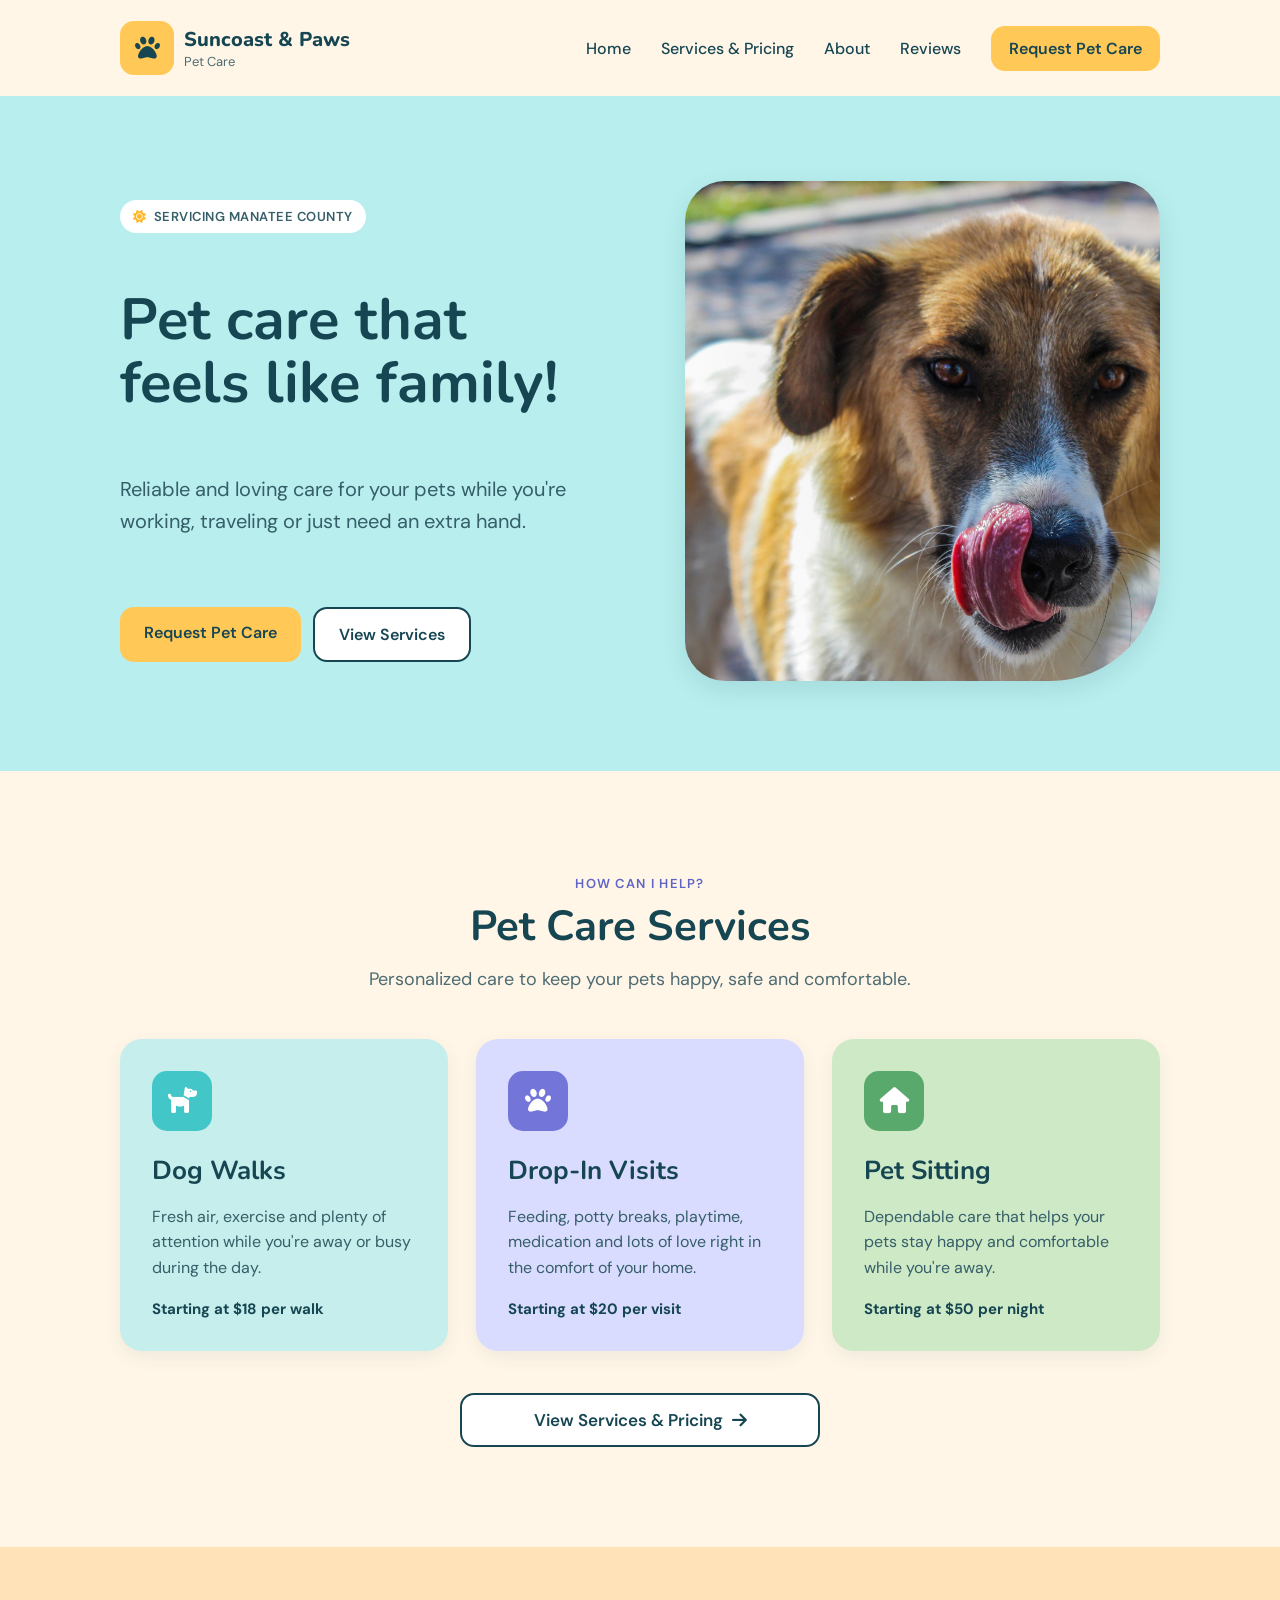
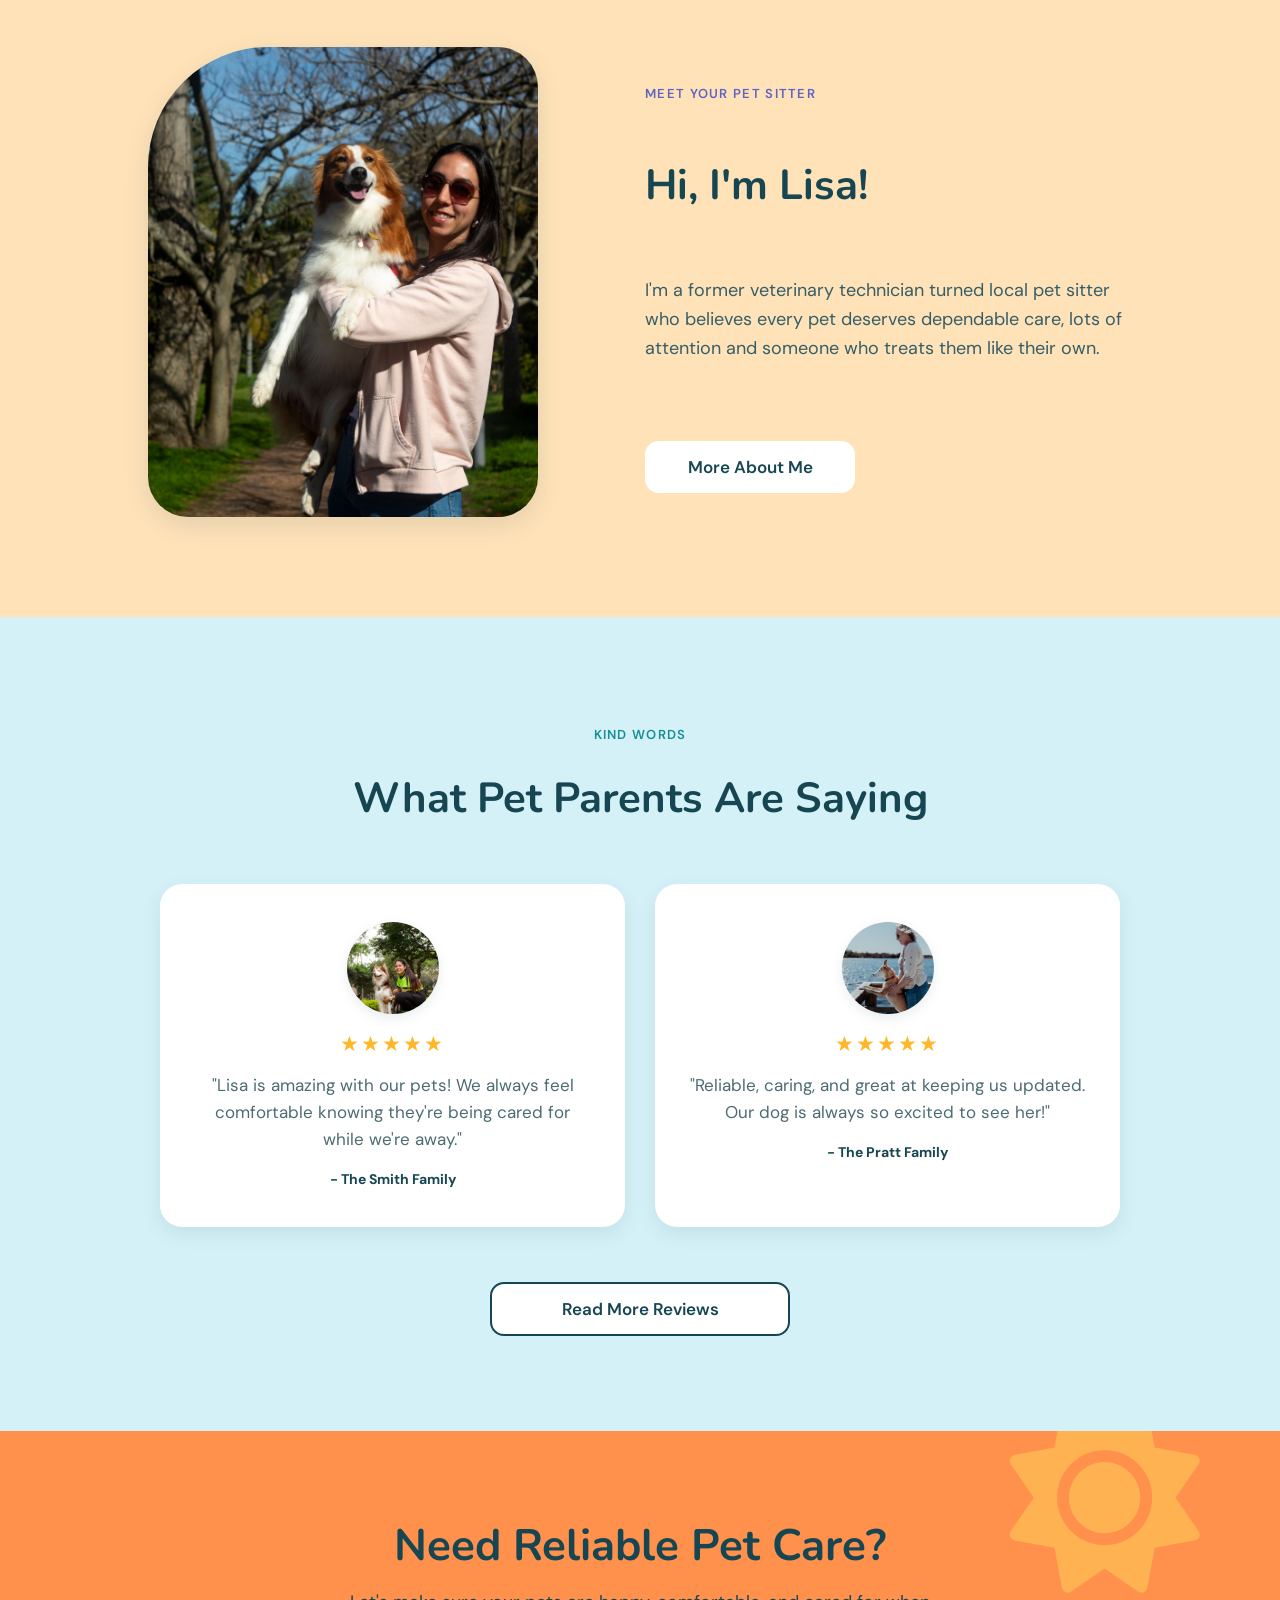
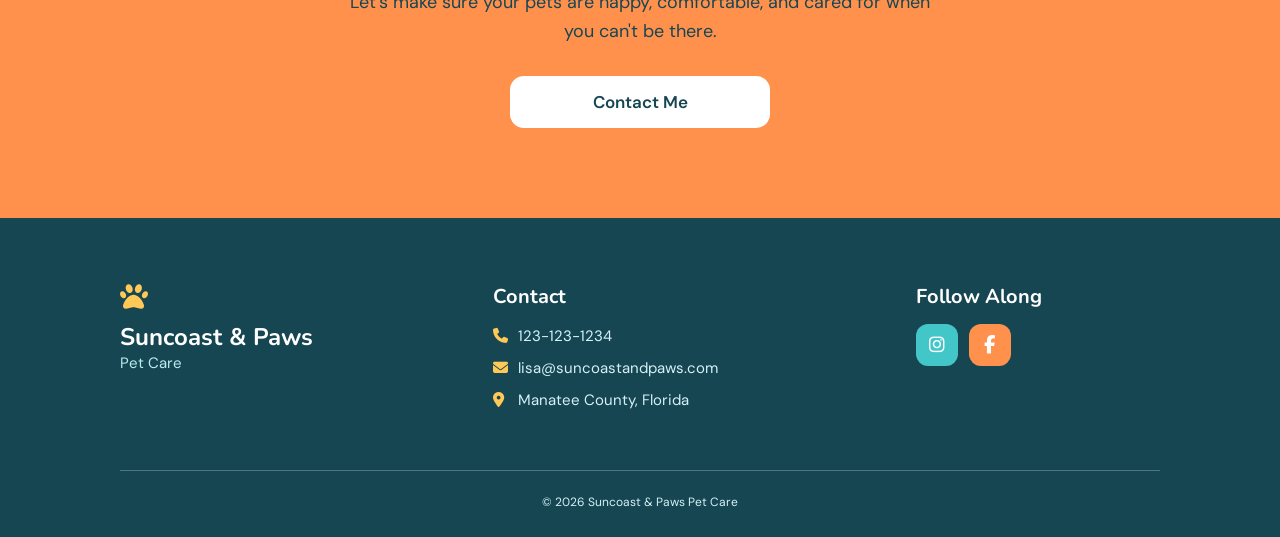
<file: index.html>
<!DOCTYPE html>
<html lang="en">
<head>
    <meta charset="UTF-8">
    <meta name="viewport" content="width=device-width, initial-scale=1.0">
    <title>Haley Preston - Suncoast & Paws Pet Care</title>
    <meta name="description"
        content="Reliable dog walking, drop-in visits and pet sitting in Manatee County, Florida. Suncoast & Paws provides loving, personalized care for local pets.">
    <link rel="preconnect" href="https://fonts.googleapis.com">
    <link rel="preconnect" href="https://fonts.gstatic.com" crossorigin>
    <link
        href="https://fonts.googleapis.com/css2?family=DM+Sans:wght@400;500;600&family=Nunito:wght@700;800&display=swap"
        rel="stylesheet">
    <link rel="stylesheet" href="https://cdnjs.cloudflare.com/ajax/libs/font-awesome/6.7.2/css/all.min.css">
    <link rel="stylesheet" href="styles.css">
</head>

<body>
    <header class="suncoast-header">
        <div class="brand-area">
            <div class="logo-box">
                <i class="fa-solid fa-paw"></i>
            </div>
            <div class="brand-name">
                <span>Suncoast & Paws</span>
                <small>Pet Care</small>
            </div>
        </div>
        <nav class="main-nav" id="main-navigation" aria-label="Main navigation">
            <a href="index.html">Home</a>
            <a href="services.html">Services & Pricing</a>
            <a href="about.html">About</a>
            <a href="reviews.html">Reviews</a>
            <a href="contact.html" class="nav-contact">Request Pet Care</a>
        </nav>
        <button class="menu-button" type="button" aria-label="Open navigation" aria-controls="main-navigation"
            aria-expanded="false">
            <i class="fa-solid fa-bars"></i>
        </button>
    </header>

    <main>
        <section class="welcome-section">
            <div class="florida-label">
                <i class="fa-solid fa-sun"></i>
                Servicing Manatee County
            </div>
            <h1>Pet care that feels like family!</h1>
            <p class="hero-text">Reliable and loving care for your pets while you're working, traveling or just need an
                extra hand.</p>
            <div class="hero-photo">
                <img src="images/petphoto.jpg" alt="Dog photo">
            </div>
            <div class="hero-buttons">
                <a href="#contact" class="main-button">Request Pet Care</a>
                <a href="#services" class="outline-button">View Services</a>
            </div>
        </section>

        <section class="services-section" id="services">
            <p class="small-heading">HOW CAN I HELP?</p>
            <h2>Pet Care Services</h2>
            <p class="section-intro">Personalized care to keep your pets happy, safe and comfortable.</p>
            <div class="care-card walk-card">
                <div class="service-icon">
                    <i class="fa-solid fa-dog"></i>
                </div>
                <h3>Dog Walks</h3>
                <p>Fresh air, exercise and plenty of attention while you're away or busy during the day.</p>
                <strong>Starting at $18 per walk</strong>
            </div>
            <div class="care-card dropin-card">
                <div class="service-icon">
                    <i class="fa-solid fa-paw"></i>
                </div>
                <h3>Drop-In Visits</h3>
                <p>Feeding, potty breaks, playtime, medication and lots of love right in the comfort of your home.</p>
                <strong>Starting at $20 per visit</strong>
            </div>
            <div class="care-card sitting-card">
                <div class="service-icon">
                    <i class="fa-solid fa-house"></i>
                </div>
                <h3>Pet Sitting</h3>
                <p>Dependable care that helps your pets stay happy and comfortable while you're away.</p>
                <strong>Starting at $50 per night</strong>
            </div>
            <a href="#" class="services-link">View Services & Pricing<i class="fa-solid fa-arrow-right"></i></a>
        </section>

        <section class="meet-section">
            <div class="lisa-photo">
                <img src="images/lisaphoto.jpg" alt="Lisa owner of Suncoast & Paws Pet Care">
            </div>
            <p class="small-heading">MEET YOUR PET SITTER</p>
            <h2>Hi, I'm Lisa!</h2>
            <p>I'm a former veterinary technician turned local pet sitter who believes every pet deserves dependable care, lots of attention and someone who treats them like their own.</p>
            <a href="#" class="about-button">More About Me</a>
        </section>

        <section class="review-section">
            <p class="small-heading">KIND WORDS</p>
            <h2>What Pet Parents Are Saying</h2>
            <div class="review-card">
                <div class="client-photo">
                    <img src="images/clientphoto1.jpg" alt="Woman with dog">
                </div>
                <div class="stars">
                    ★★★★★
                </div>
                <p>"Lisa is amazing with our pets! We always feel comfortable knowing they're being cared for while we're away."</p>
                <strong>- The Smith Family</strong>
            </div>
            <div class="review-card">
                <div class="client-photo">
                    <img src="images/clientphoto2.jpg" alt="Woman with dog">
                </div>
                <div class="stars">
                    ★★★★★
                </div>
                <p>"Reliable, caring, and great at keeping us updated. Our dog is always so excited to see her!"</p>
                <strong>- The Pratt Family</strong>
            </div>
            <a href="#" class="review-button">Read More Reviews</a>
        </section>

        <section class="contact-section" id="contact">
            <div class="contact-sun">
                <i class="fa-solid fa-sun"></i>
            </div>
            <h2>Need Reliable Pet Care?</h2>
            <p>Let's make sure your pets are happy, comfortable, and cared for when you can't be there.</p>
            <a href="#" class="contact-button">Contact Me</a>
        </section>
    </main>

    <footer class="site-footer">
        <div class="footer-brand">
            <i class="fa-solid fa-paw"></i>
            <strong>Suncoast & Paws</strong>
            <span>Pet Care</span>
        </div>
        <div class="footer-area">
            <h3>Contact</h3>
            <p><i class="fa-solid fa-phone"></i>123-123-1234</p>
            <p><i class="fa-solid fa-envelope"></i>lisa@suncoastandpaws.com</p>
            <p><i class="fa-solid fa-location-dot"></i>Manatee County, Florida</p>
        </div>
        <div class="footer-area">
            <h3>Follow Along</h3>
            <div class="social-icons">
                <a href="#" aria-label="Instagram"><i class="fa-brands fa-instagram"></i></a>
                <a href="#" aria-label="Facebook"><i class="fa-brands fa-facebook-f"></i></a>
            </div>
        </div>
        <div class="footer-bottom">
            <p>© 2026 Suncoast & Paws Pet Care</p>
        </div>
    </footer>

    <script src="script.js"></script>
    
</body>
</html>
</file>
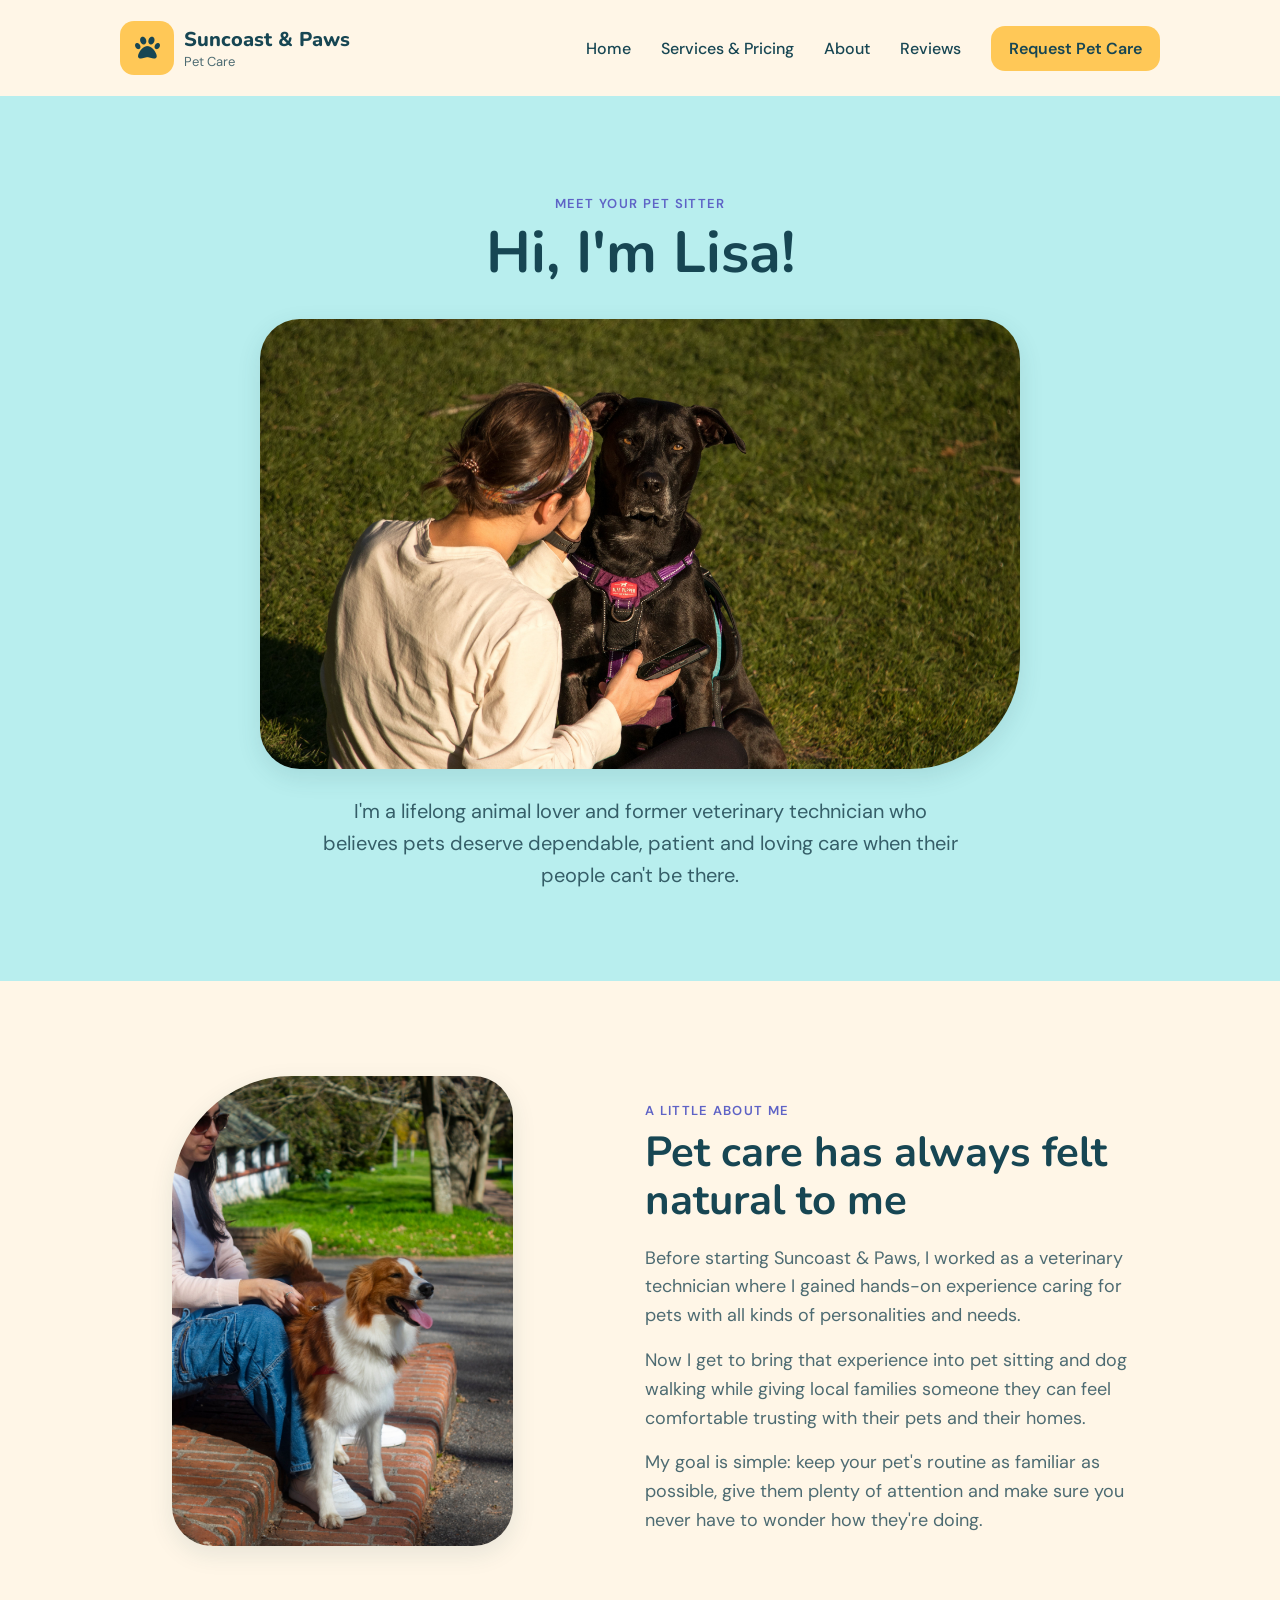
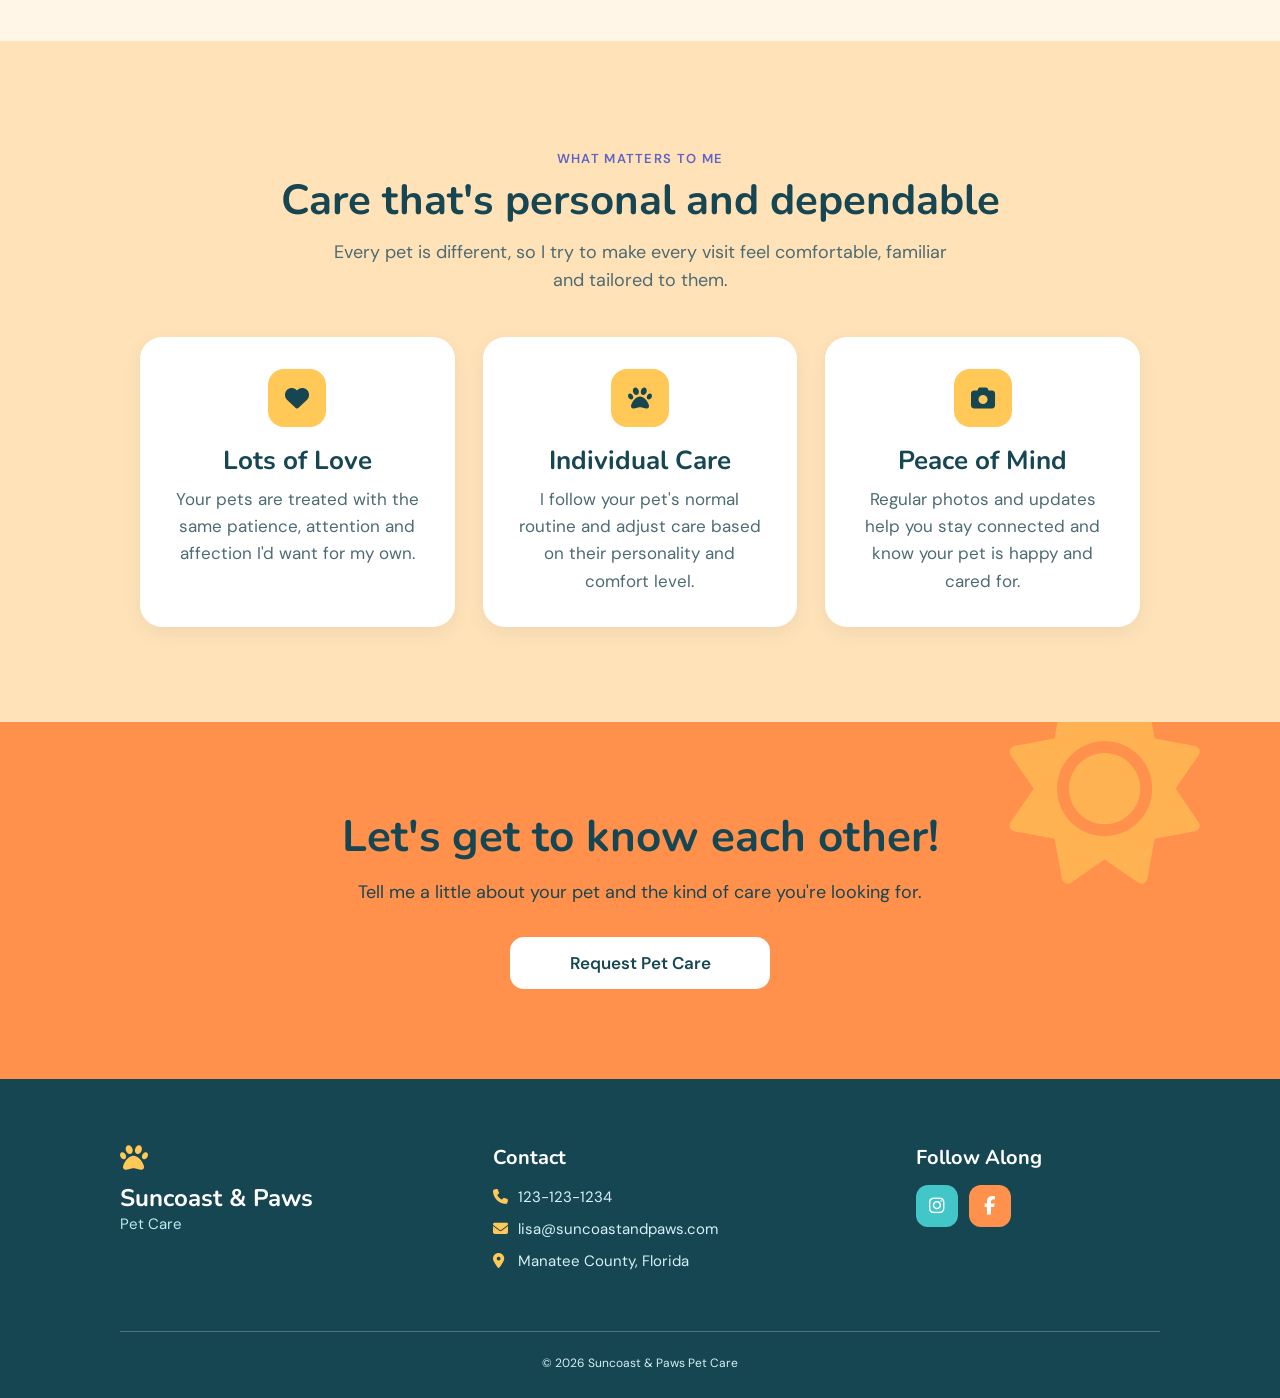
<file: about.html>
<!DOCTYPE html>
<html lang="en">
<head>
    <meta charset="UTF-8">
    <meta name="viewport" content="width=device-width, initial-scale=1.0">
    <title>About - Suncoast & Paws Pet Care</title>
    <meta name="description"
        content="Meet Lisa, the experienced pet sitter behind Suncoast & Paws Pet Care serving pets and families throughout Manatee County, Florida.">
    <link rel="preconnect" href="https://fonts.googleapis.com">
    <link rel="preconnect" href="https://fonts.gstatic.com" crossorigin>
    <link
        href="https://fonts.googleapis.com/css2?family=DM+Sans:wght@400;500;600&family=Nunito:wght@700;800&display=swap"
        rel="stylesheet">
    <link rel="stylesheet" href="https://cdnjs.cloudflare.com/ajax/libs/font-awesome/6.7.2/css/all.min.css">
    <link rel="stylesheet" href="styles.css">
</head>

<body>
    <header class="suncoast-header">
        <div class="brand-area">
            <div class="logo-box">
                <i class="fa-solid fa-paw"></i>
            </div>
            <div class="brand-name">
                <span>Suncoast & Paws</span>
                <small>Pet Care</small>
            </div>
        </div>
        <nav class="main-nav" id="main-navigation" aria-label="Main navigation">
            <a href="index.html">Home</a>
            <a href="services.html">Services & Pricing</a>
            <a href="about.html" aria-current="page">About</a>
            <a href="reviews.html">Reviews</a>
            <a href="contact.html" class="nav-contact">Request Pet Care</a>
        </nav>
        <button class="menu-button" type="button" aria-label="Open navigation" aria-controls="main-navigation"
            aria-expanded="false">
            <i class="fa-solid fa-bars"></i>
        </button>
    </header>

    <main>
        <section class="abt-hero">
            <p class="abt-small-heading">MEET YOUR PET SITTER</p>
            <h1>Hi, I'm Lisa!</h1>
            <div class="abt-hero-photo">
                <img src="images/aboutlisa.jpg" alt="Lisa with dog">
            </div>
            <p>I'm a lifelong animal lover and former veterinary technician who believes pets deserve dependable, patient and loving care when their people can't be there.</p>
        </section>

        <section class="abt-story">
            <div class="abt-story-photo">
                <img src="images/aboutlisa2.jpg" alt="Lisa spending time with dog">
            </div>
            <div class="abt-story-content">
                <p class="abt-small-heading">A LITTLE ABOUT ME</p>
                <h2>Pet care has always felt natural to me</h2>
                <p>Before starting Suncoast & Paws, I worked as a veterinary technician where I gained hands-on experience caring for pets with all kinds of personalities and needs.</p>
                <p>Now I get to bring that experience into pet sitting and dog walking while giving local families someone they can feel comfortable trusting with their pets and their homes.</p>
                <p>My goal is simple: keep your pet's routine as familiar as possible, give them plenty of attention and make sure you never have to wonder how they're doing.</p>
            </div>
        </section>

        <section class="abt-values">
            <p class="abt-small-heading">WHAT MATTERS TO ME</p>
            <h2>Care that's personal and dependable</h2>
            <p class="abt-values-intro">Every pet is different, so I try to make every visit feel comfortable, familiar and tailored to them.</p>

            <div class="abt-values-grid">
                <div class="abt-value-card">
                    <div class="abt-value-icon">
                        <i class="fa-solid fa-heart"></i>
                    </div>
                    <h3>Lots of Love</h3>
                    <p>Your pets are treated with the same patience, attention and affection I'd want for my own.</p>
                </div>

                <div class="abt-value-card">
                    <div class="abt-value-icon">
                        <i class="fa-solid fa-paw"></i>
                    </div>
                    <h3>Individual Care</h3>
                    <p>I follow your pet's normal routine and adjust care based on their personality and comfort level.</p>
                </div>

                <div class="abt-value-card">
                    <div class="abt-value-icon">
                        <i class="fa-solid fa-camera"></i>
                    </div>
                    <h3>Peace of Mind</h3>
                    <p>Regular photos and updates help you stay connected and know your pet is happy and cared for.</p>
                </div>
            </div>
        </section>

        <section class="abt-contact">
            <div class="abt-contact-sun">
                <i class="fa-solid fa-sun"></i>
            </div>
            <h2>Let's get to know each other!</h2>
            <p>Tell me a little about your pet and the kind of care you're looking for.</p>
            <a href="contact.html" class="abt-contact-button">Request Pet Care</a>
        </section>
    </main>

    <footer class="site-footer">
        <div class="footer-brand">
            <i class="fa-solid fa-paw"></i>
            <strong>Suncoast & Paws</strong>
            <span>Pet Care</span>
        </div>
        <div class="footer-area">
            <h3>Contact</h3>
            <p><i class="fa-solid fa-phone"></i>123-123-1234</p>
            <p><i class="fa-solid fa-envelope"></i>lisa@suncoastandpaws.com</p>
            <p><i class="fa-solid fa-location-dot"></i>Manatee County, Florida</p>
        </div>
        <div class="footer-area">
            <h3>Follow Along</h3>
            <div class="social-icons">
                <a href="#" aria-label="Instagram"><i class="fa-brands fa-instagram"></i></a>
                <a href="#" aria-label="Facebook"><i class="fa-brands fa-facebook-f"></i></a>
            </div>
        </div>
        <div class="footer-bottom">
            <p>© 2026 Suncoast & Paws Pet Care</p>
        </div>
    </footer>

    <script src="script.js"></script>

</body>
</html>
</file>
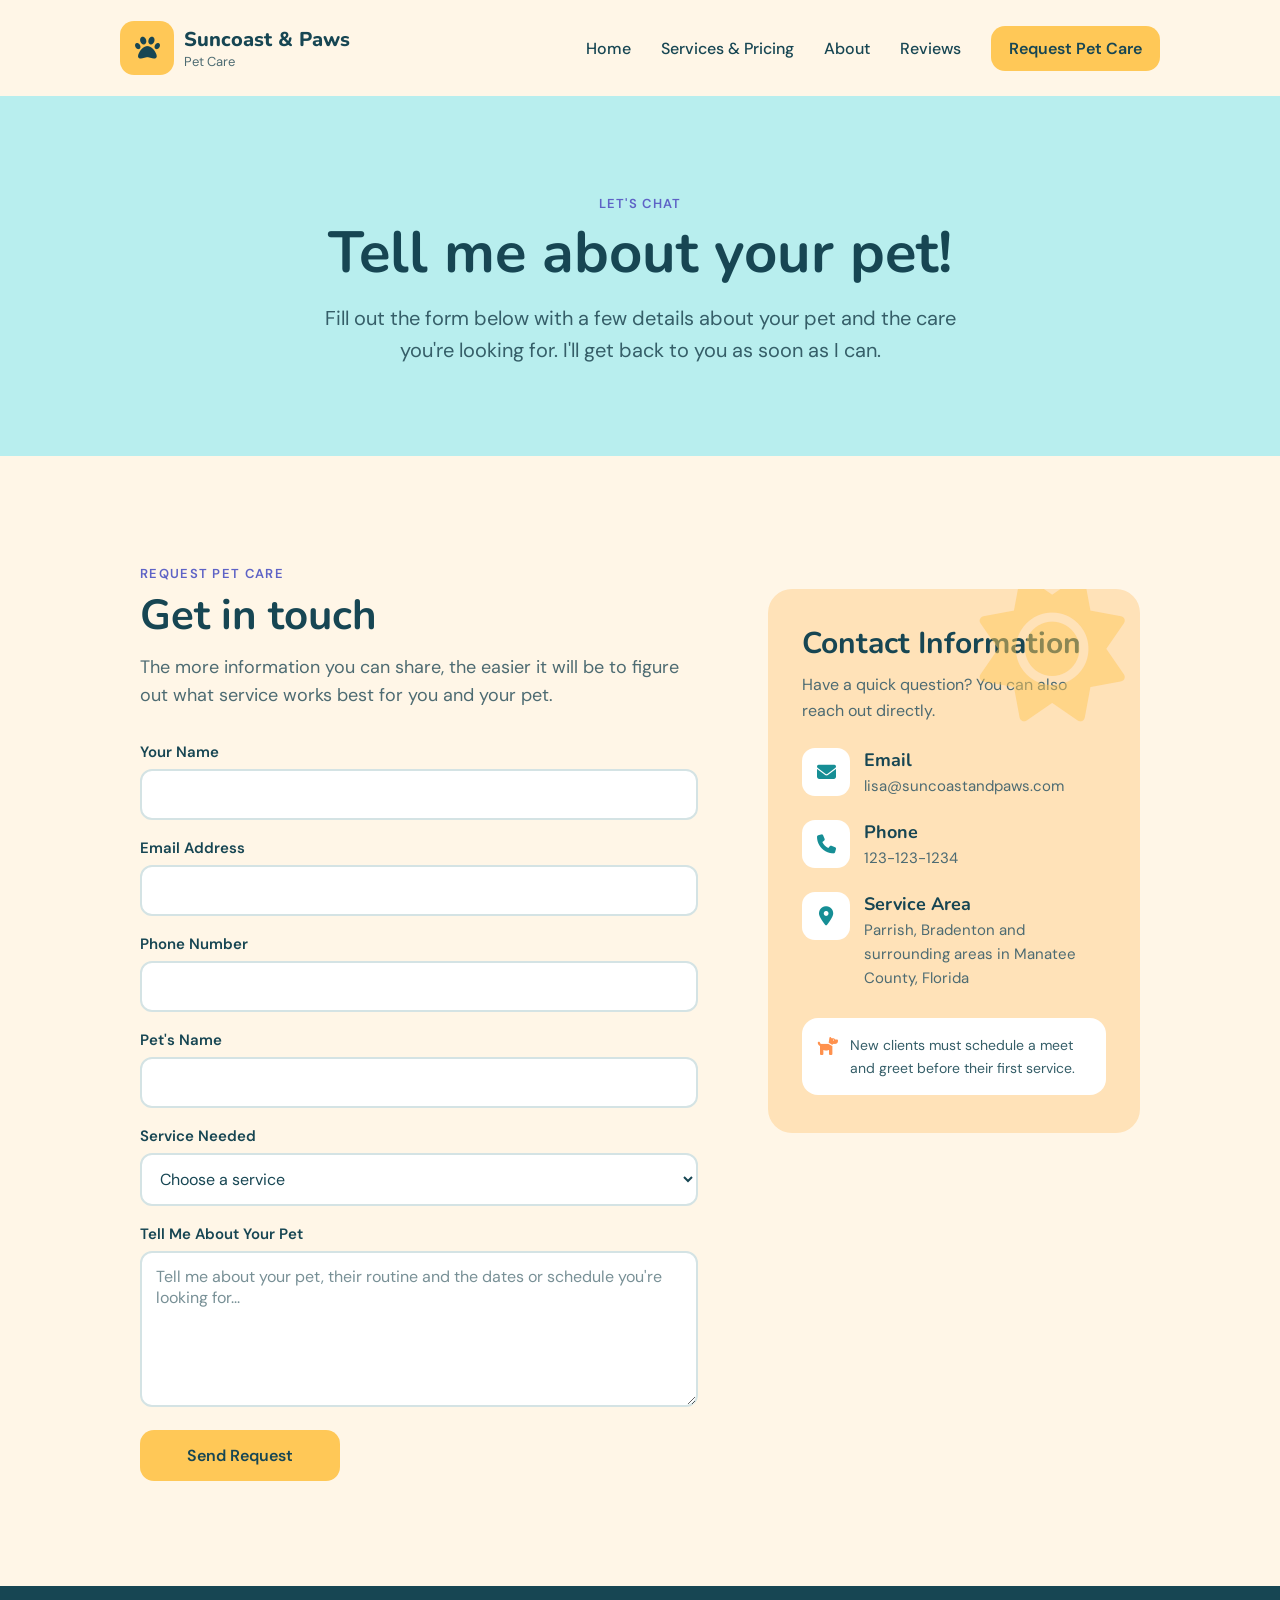
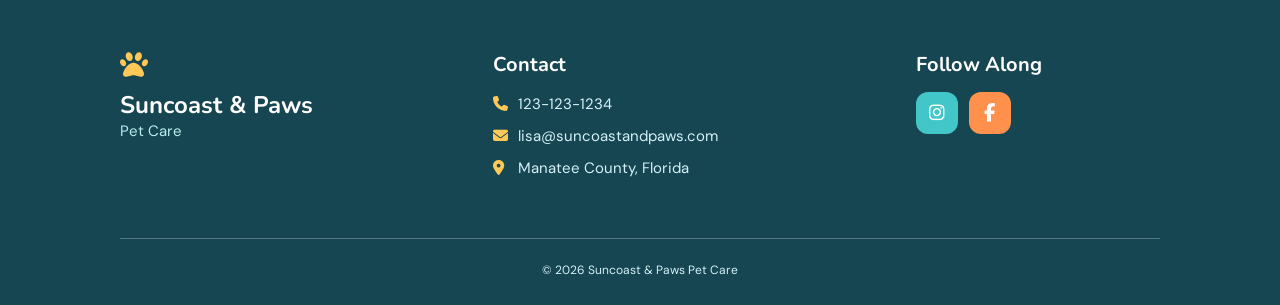
<file: contact.html>
<!DOCTYPE html>
<html lang="en">
<head>
    <meta charset="UTF-8">
    <meta name="viewport" content="width=device-width, initial-scale=1.0">
    <title>Contact - Suncoast & Paws Pet Care</title>
    <meta name="description"
        content="Contact Suncoast & Paws Pet Care to request dog walking, drop-in visits or pet sitting in Manatee County, Florida.">
    <link rel="preconnect" href="https://fonts.googleapis.com">
    <link rel="preconnect" href="https://fonts.gstatic.com" crossorigin>
    <link
        href="https://fonts.googleapis.com/css2?family=DM+Sans:wght@400;500;600&family=Nunito:wght@700;800&display=swap"
        rel="stylesheet">
    <link rel="stylesheet" href="https://cdnjs.cloudflare.com/ajax/libs/font-awesome/6.7.2/css/all.min.css">
    <link rel="stylesheet" href="styles.css">
</head>

<body>
    <header class="suncoast-header">
        <div class="brand-area">
            <div class="logo-box">
                <i class="fa-solid fa-paw"></i>
            </div>
            <div class="brand-name">
                <span>Suncoast & Paws</span>
                <small>Pet Care</small>
            </div>
        </div>
        <nav class="main-nav" id="main-navigation" aria-label="Main navigation">
            <a href="index.html">Home</a>
            <a href="services.html">Services & Pricing</a>
            <a href="about.html">About</a>
            <a href="reviews.html">Reviews</a>
            <a href="contact.html" class="nav-contact" aria-current="page">Request Pet Care</a>
        </nav>
        <button class="menu-button" type="button" aria-label="Open navigation" aria-controls="main-navigation"
            aria-expanded="false">
            <i class="fa-solid fa-bars"></i>
        </button>
    </header>

    <main>
        <section class="ctc-hero">
            <p class="ctc-small-heading">LET'S CHAT</p>
            <h1>Tell me about your pet!</h1>
            <p>Fill out the form below with a few details about your pet and the care you're looking for. I'll get back to you as soon as I can.</p>
        </section>

        <section class="ctc-main">
            <div class="ctc-form-area">
                <p class="ctc-small-heading">REQUEST PET CARE</p>
                <h2>Get in touch</h2>
                <p class="ctc-form-intro">The more information you can share, the easier it will be to figure out what service works best for you and your pet.</p>
                <form class="ctc-form" action="#" method="post">
                    <div class="ctc-form-group">
                        <label for="name">Your Name</label>
                        <input type="text" id="name" name="name" required>
                    </div>
                    <div class="ctc-form-group">
                        <label for="email">Email Address</label>
                        <input type="email" id="email" name="email" required>
                    </div>
                    <div class="ctc-form-group">
                        <label for="phone">Phone Number</label>
                        <input type="tel" id="phone" name="phone">
                    </div>
                    <div class="ctc-form-group">
                        <label for="pet-name">Pet's Name</label>
                        <input type="text" id="pet-name" name="pet-name">
                    </div>
                    <div class="ctc-form-group">
                        <label for="service">Service Needed</label>
                        <select id="service" name="service" required>
                            <option value="">Choose a service</option>
                            <option value="dog-walk">Dog Walks</option>
                            <option value="drop-in">Drop-In Visits</option>
                            <option value="pet-sitting">Pet Sitting</option>
                            <option value="not-sure">I'm Not Sure Yet</option>
                        </select>
                    </div>
                    <div class="ctc-form-group">
                        <label for="message">Tell Me About Your Pet</label>
                        <textarea id="message" name="message" rows="6"
                            placeholder="Tell me about your pet, their routine and the dates or schedule you're looking for..." required></textarea>
                    </div>
                    <button type="submit" class="ctc-submit-button">Send Request</button>
                </form>
            </div>
            <aside class="ctc-info">
                <div class="ctc-info-sun">
                    <i class="fa-solid fa-sun"></i>
                </div>
                <h2>Contact Information</h2>
                <p class="ctc-info-intro">Have a quick question? You can also reach out directly.</p>
                <div class="ctc-info-item">
                    <div class="ctc-info-icon">
                        <i class="fa-solid fa-envelope"></i>
                    </div>
                    <div>
                        <h3>Email</h3>
                        <p>lisa@suncoastandpaws.com</p>
                    </div>
                </div>
                <div class="ctc-info-item">
                    <div class="ctc-info-icon">
                        <i class="fa-solid fa-phone"></i>
                    </div>
                    <div>
                        <h3>Phone</h3>
                        <p>123-123-1234</p>
                    </div>
                </div>
                <div class="ctc-info-item">
                    <div class="ctc-info-icon">
                        <i class="fa-solid fa-location-dot"></i>
                    </div>
                    <div>
                        <h3>Service Area</h3>
                        <p>Parrish, Bradenton and surrounding areas in Manatee County, Florida</p>
                    </div>
                </div>
                <div class="ctc-info-note">
                    <i class="fa-solid fa-dog"></i>
                    <p>New clients must schedule a meet and greet before their first service.</p>
                </div>
            </aside>
        </section>
    </main>

    <footer class="site-footer">
        <div class="footer-brand">
            <i class="fa-solid fa-paw"></i>
            <strong>Suncoast & Paws</strong>
            <span>Pet Care</span>
        </div>
        <div class="footer-area">
            <h3>Contact</h3>
            <p><i class="fa-solid fa-phone"></i>123-123-1234</p>
            <p><i class="fa-solid fa-envelope"></i>lisa@suncoastandpaws.com</p>
            <p><i class="fa-solid fa-location-dot"></i>Manatee County, Florida</p>
        </div>
        <div class="footer-area">
            <h3>Follow Along</h3>
            <div class="social-icons">
                <a href="#" aria-label="Instagram"><i class="fa-brands fa-instagram"></i></a>
                <a href="#" aria-label="Facebook"><i class="fa-brands fa-facebook-f"></i></a>
            </div>
        </div>
        <div class="footer-bottom">
            <p>© 2026 Suncoast & Paws Pet Care</p>
        </div>
    </footer>

    <script src="script.js"></script>

</body>
</html>
</file>
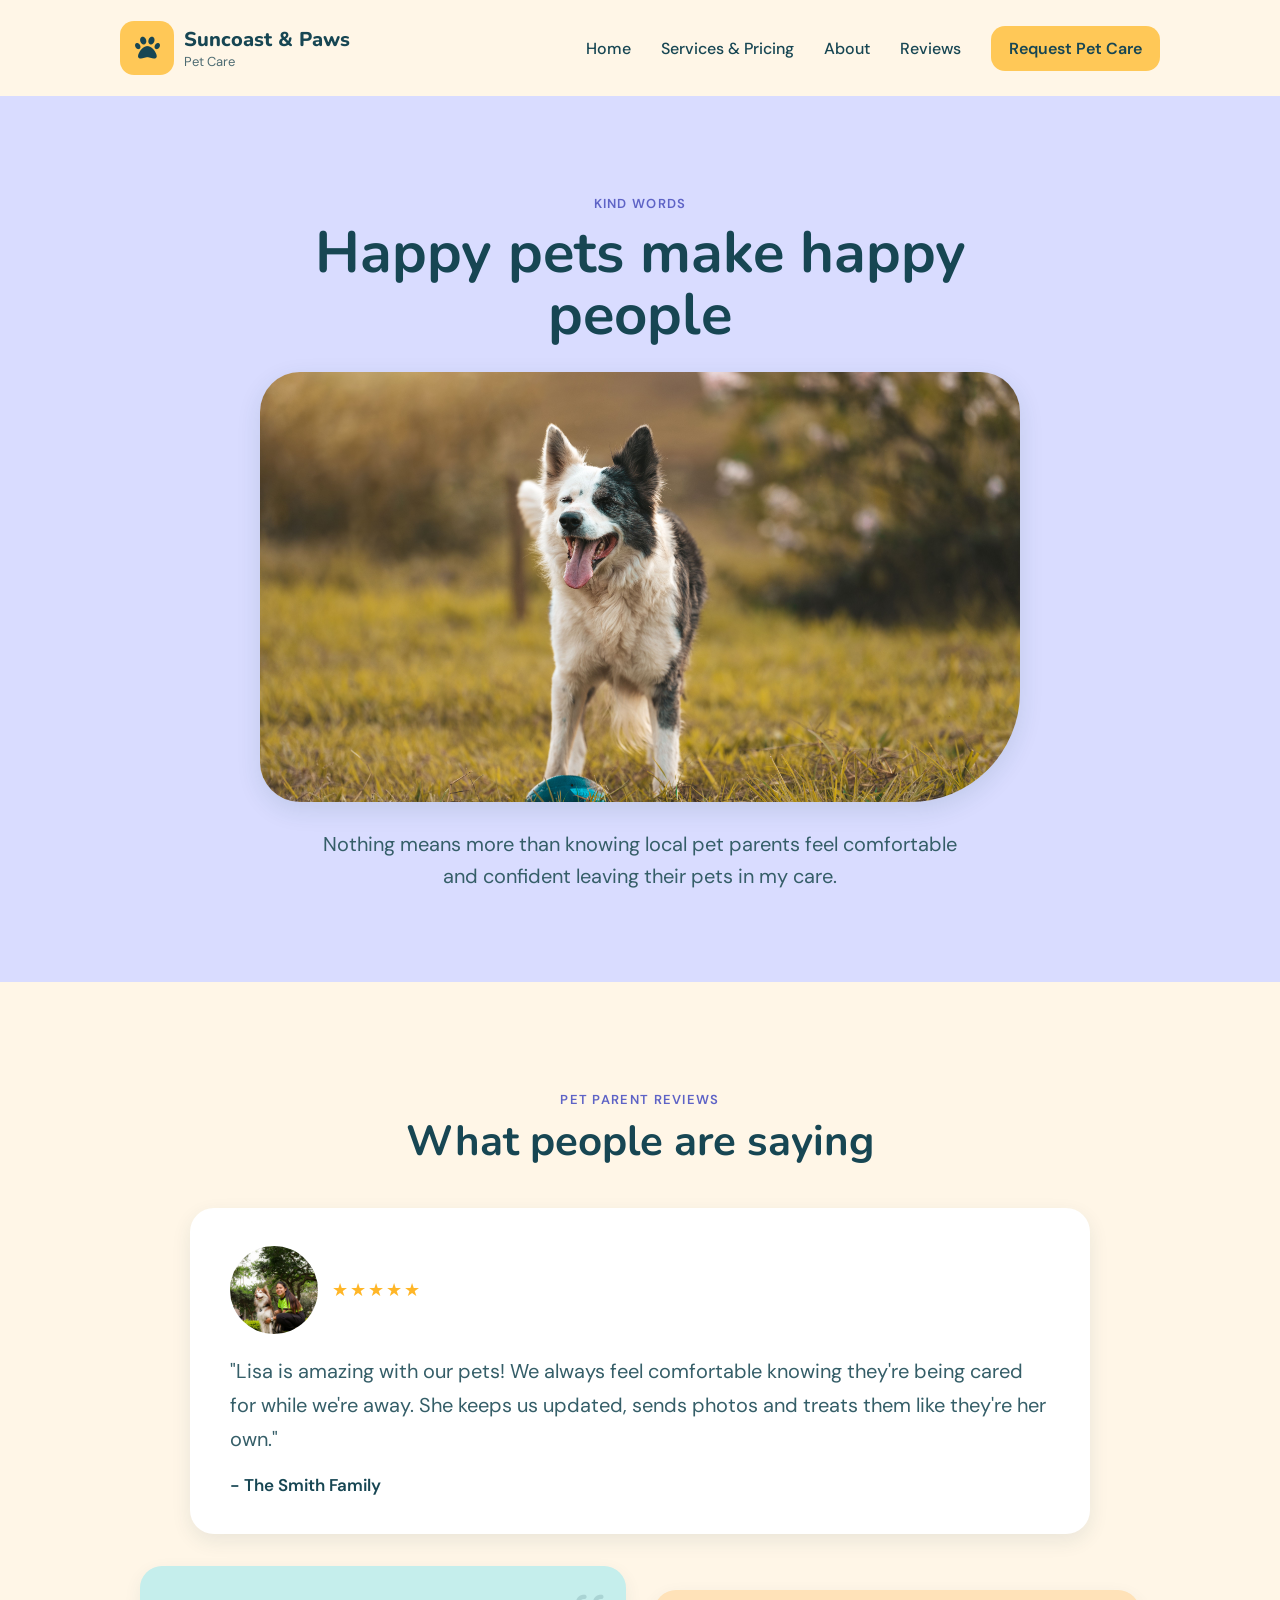
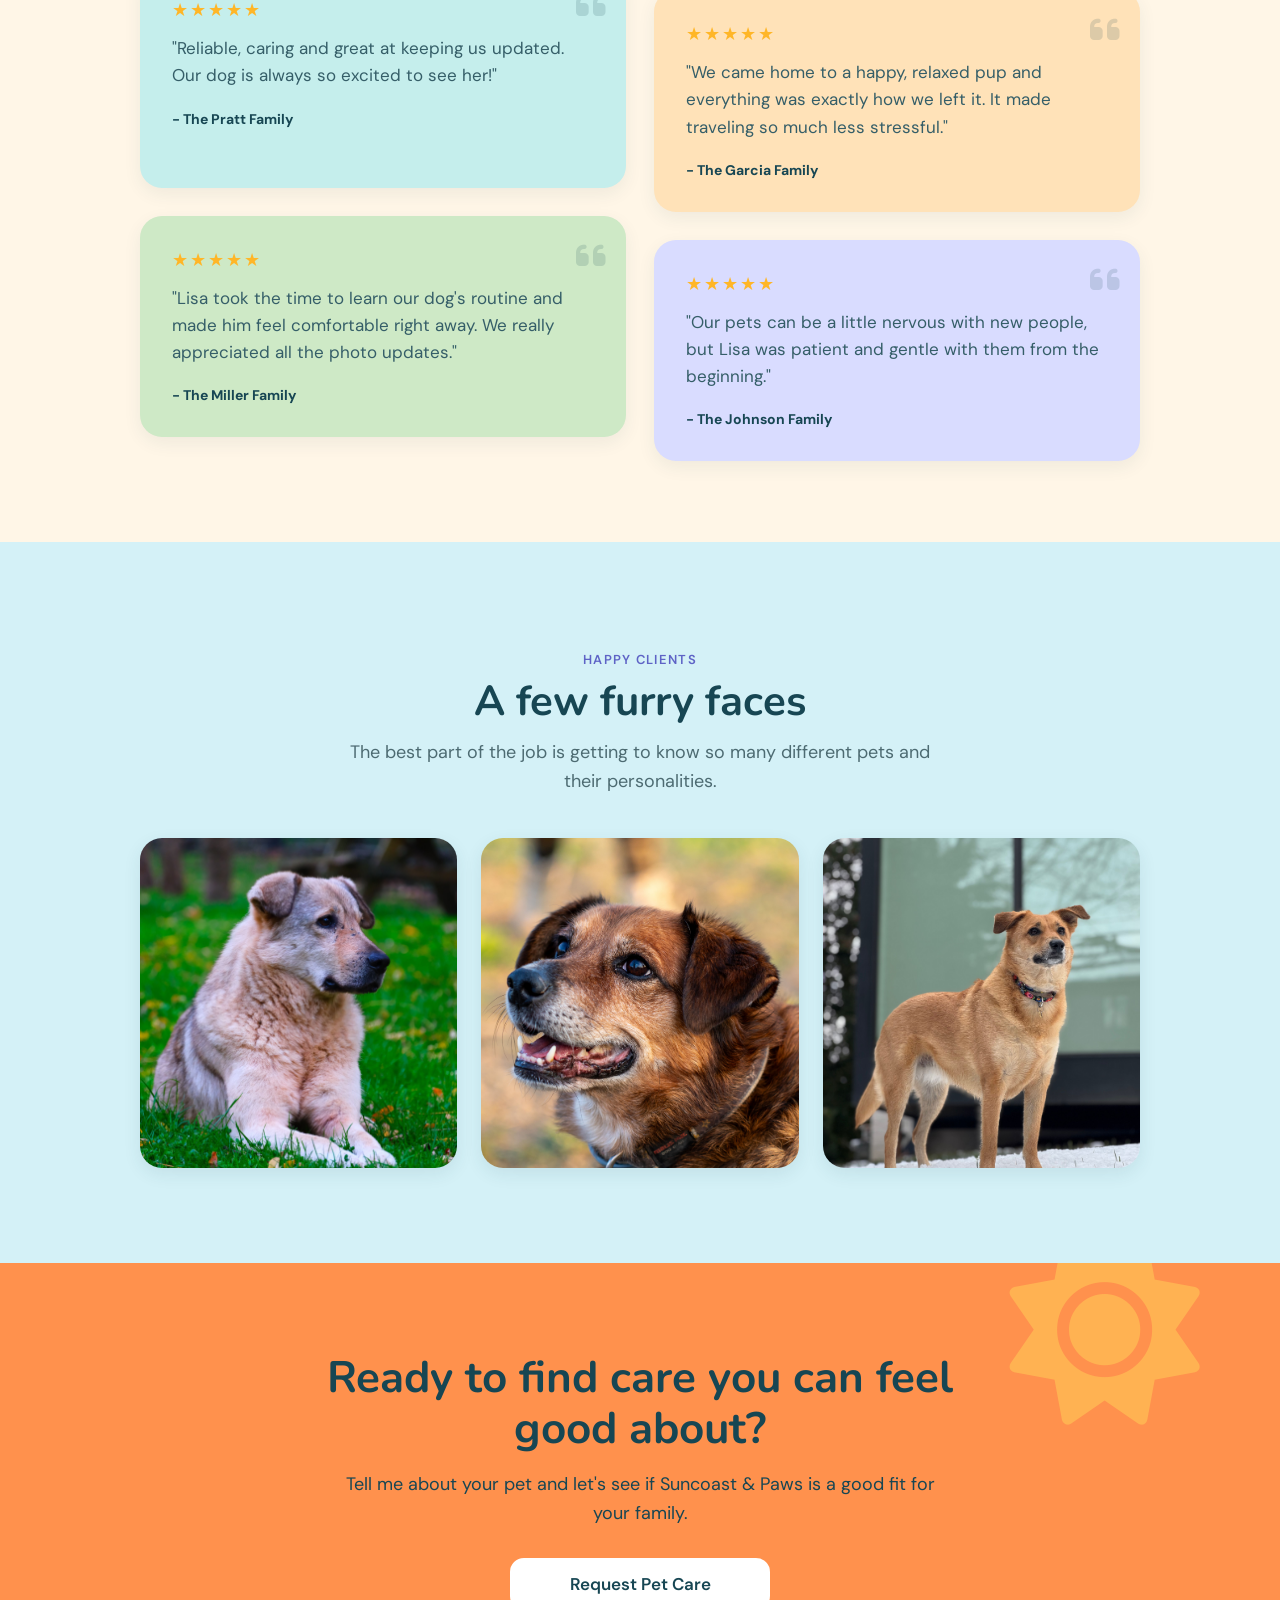
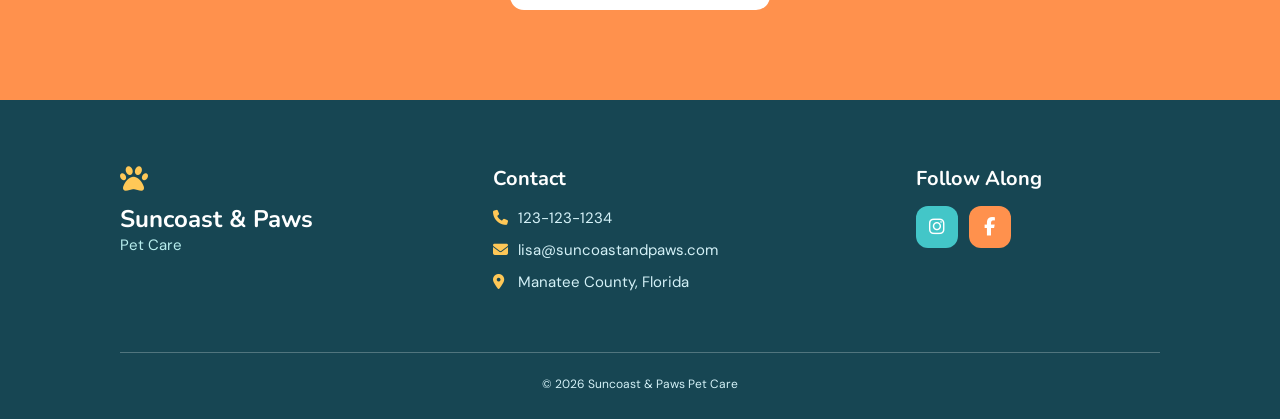
<file: reviews.html>
<!DOCTYPE html>
<html lang="en">
<head>
    <meta charset="UTF-8">
    <meta name="viewport" content="width=device-width, initial-scale=1.0">
    <title>Reviews - Suncoast & Paws Pet Care</title>
    <meta name="description"
        content="Read reviews from local pet parents who trust Suncoast & Paws Pet Care for dog walking, drop-in visits and pet sitting in Manatee County, Florida.">
    <link rel="preconnect" href="https://fonts.googleapis.com">
    <link rel="preconnect" href="https://fonts.gstatic.com" crossorigin>
    <link
        href="https://fonts.googleapis.com/css2?family=DM+Sans:wght@400;500;600&family=Nunito:wght@700;800&display=swap"
        rel="stylesheet">
    <link rel="stylesheet" href="https://cdnjs.cloudflare.com/ajax/libs/font-awesome/6.7.2/css/all.min.css">
    <link rel="stylesheet" href="styles.css">
</head>

<body>
    <header class="suncoast-header">
        <div class="brand-area">
            <div class="logo-box">
                <i class="fa-solid fa-paw"></i>
            </div>
            <div class="brand-name">
                <span>Suncoast & Paws</span>
                <small>Pet Care</small>
            </div>
        </div>
        <nav class="main-nav" id="main-navigation" aria-label="Main navigation">
            <a href="index.html">Home</a>
            <a href="services.html">Services & Pricing</a>
            <a href="about.html">About</a>
            <a href="reviews.html" aria-current="page">Reviews</a>
            <a href="contact.html" class="nav-contact">Request Pet Care</a>
        </nav>
        <button class="menu-button" type="button" aria-label="Open navigation" aria-controls="main-navigation"
            aria-expanded="false">
            <i class="fa-solid fa-bars"></i>
        </button>
    </header>

    <main>
        <section class="rev-hero">
            <p class="rev-small-heading">KIND WORDS</p>
            <h1>Happy pets make happy people</h1>
            <div class="rev-hero-photo">
                <img src="images/reviewshero.jpg" alt="Happy dog outside">
            </div>
            <p>Nothing means more than knowing local pet parents feel comfortable and confident leaving their pets in my care.</p>
        </section>

        <section class="rev-main">
            <p class="rev-small-heading">PET PARENT REVIEWS</p>
            <h2>What people are saying</h2>
            <article class="rev-featured">
                <div class="rev-featured-top">
                    <div class="rev-featured-photo">
                        <img src="images/clientphoto1.jpg" alt="Pet parent with dog">
                    </div>
                    <div>
                        <div class="rev-stars" aria-label="5 out of 5 stars">
                            ★★★★★
                        </div>
                    </div>
                </div>
                <blockquote>"Lisa is amazing with our pets! We always feel comfortable knowing they're being cared for while we're away. She keeps us updated, sends photos and treats them like they're her own."</blockquote>
                <cite>- The Smith Family</cite>
            </article>
            <div class="rev-grid">
                <article class="rev-card rev-card-blue">
                    <div class="rev-quote-icon">
                        <i class="fa-solid fa-quote-left"></i>
                    </div>
                    <div class="rev-stars" aria-label="5 out of 5 stars">
                        ★★★★★
                    </div>
                    <p>"Reliable, caring and great at keeping us updated. Our dog is always so excited to see her!"</p>
                    <strong>- The Pratt Family</strong>
                </article>
                <article class="rev-card rev-card-peach">
                    <div class="rev-quote-icon">
                        <i class="fa-solid fa-quote-left"></i>
                    </div>
                    <div class="rev-stars" aria-label="5 out of 5 stars">
                        ★★★★★
                    </div>
                    <p>"We came home to a happy, relaxed pup and everything was exactly how we left it. It made traveling so much less stressful."</p>
                    <strong>- The Garcia Family</strong>
                </article>
                <article class="rev-card rev-card-green">
                    <div class="rev-quote-icon">
                        <i class="fa-solid fa-quote-left"></i>
                    </div>
                    <div class="rev-stars" aria-label="5 out of 5 stars">
                        ★★★★★
                    </div>
                    <p>"Lisa took the time to learn our dog's routine and made him feel comfortable right away. We really appreciated all the photo updates."</p>
                    <strong>- The Miller Family</strong>
                </article>
                <article class="rev-card rev-card-lavender">
                    <div class="rev-quote-icon">
                        <i class="fa-solid fa-quote-left"></i>
                    </div>
                    <div class="rev-stars" aria-label="5 out of 5 stars">
                        ★★★★★
                    </div>
                    <p>"Our pets can be a little nervous with new people, but Lisa was patient and gentle with them from the beginning."</p>
                    <strong>- The Johnson Family</strong>
                </article>
            </div>
        </section>

        <section class="rev-gallery">
            <p class="rev-small-heading">HAPPY CLIENTS</p>
            <h2>A few furry faces</h2>
            <p class="rev-gallery-intro">The best part of the job is getting to know so many different pets and their personalities.</p>
            <div class="rev-photo-grid">
                <div class="rev-pet-photo">
                    <img src="images/reviewpet1.jpg" alt="Happy dog outside">
                </div>
                <div class="rev-pet-photo">
                    <img src="images/reviewpet2.jpg" alt="Dog relaxing at home">
                </div>
                <div class="rev-pet-photo rev-pet-photo-last">
                    <img src="images/reviewpet3.jpg" alt="Happy pet during a visit">
                </div>
            </div>
        </section>

        <section class="rev-contact">
            <div class="rev-contact-sun">
                <i class="fa-solid fa-sun"></i>
            </div>
            <h2>Ready to find care you can feel good about?</h2>
            <p>Tell me about your pet and let's see if Suncoast & Paws is a good fit for your family.</p>
            <a href="contact.html" class="rev-contact-button">Request Pet Care</a>
        </section>
    </main>

    <footer class="site-footer">
        <div class="footer-brand">
            <i class="fa-solid fa-paw"></i>
            <strong>Suncoast & Paws</strong>
            <span>Pet Care</span>
        </div>
        <div class="footer-area">
            <h3>Contact</h3>
            <p><i class="fa-solid fa-phone"></i>123-123-1234</p>
            <p><i class="fa-solid fa-envelope"></i>lisa@suncoastandpaws.com</p>
            <p><i class="fa-solid fa-location-dot"></i>Manatee County, Florida</p>
        </div>
        <div class="footer-area">
            <h3>Follow Along</h3>
            <div class="social-icons">
                <a href="#" aria-label="Instagram"><i class="fa-brands fa-instagram"></i></a>
                <a href="#" aria-label="Facebook"><i class="fa-brands fa-facebook-f"></i></a>
            </div>
        </div>
        <div class="footer-bottom">
            <p>© 2026 Suncoast & Paws Pet Care</p>
        </div>
    </footer>

    <script src="script.js"></script>

</body>
</html>
</file>
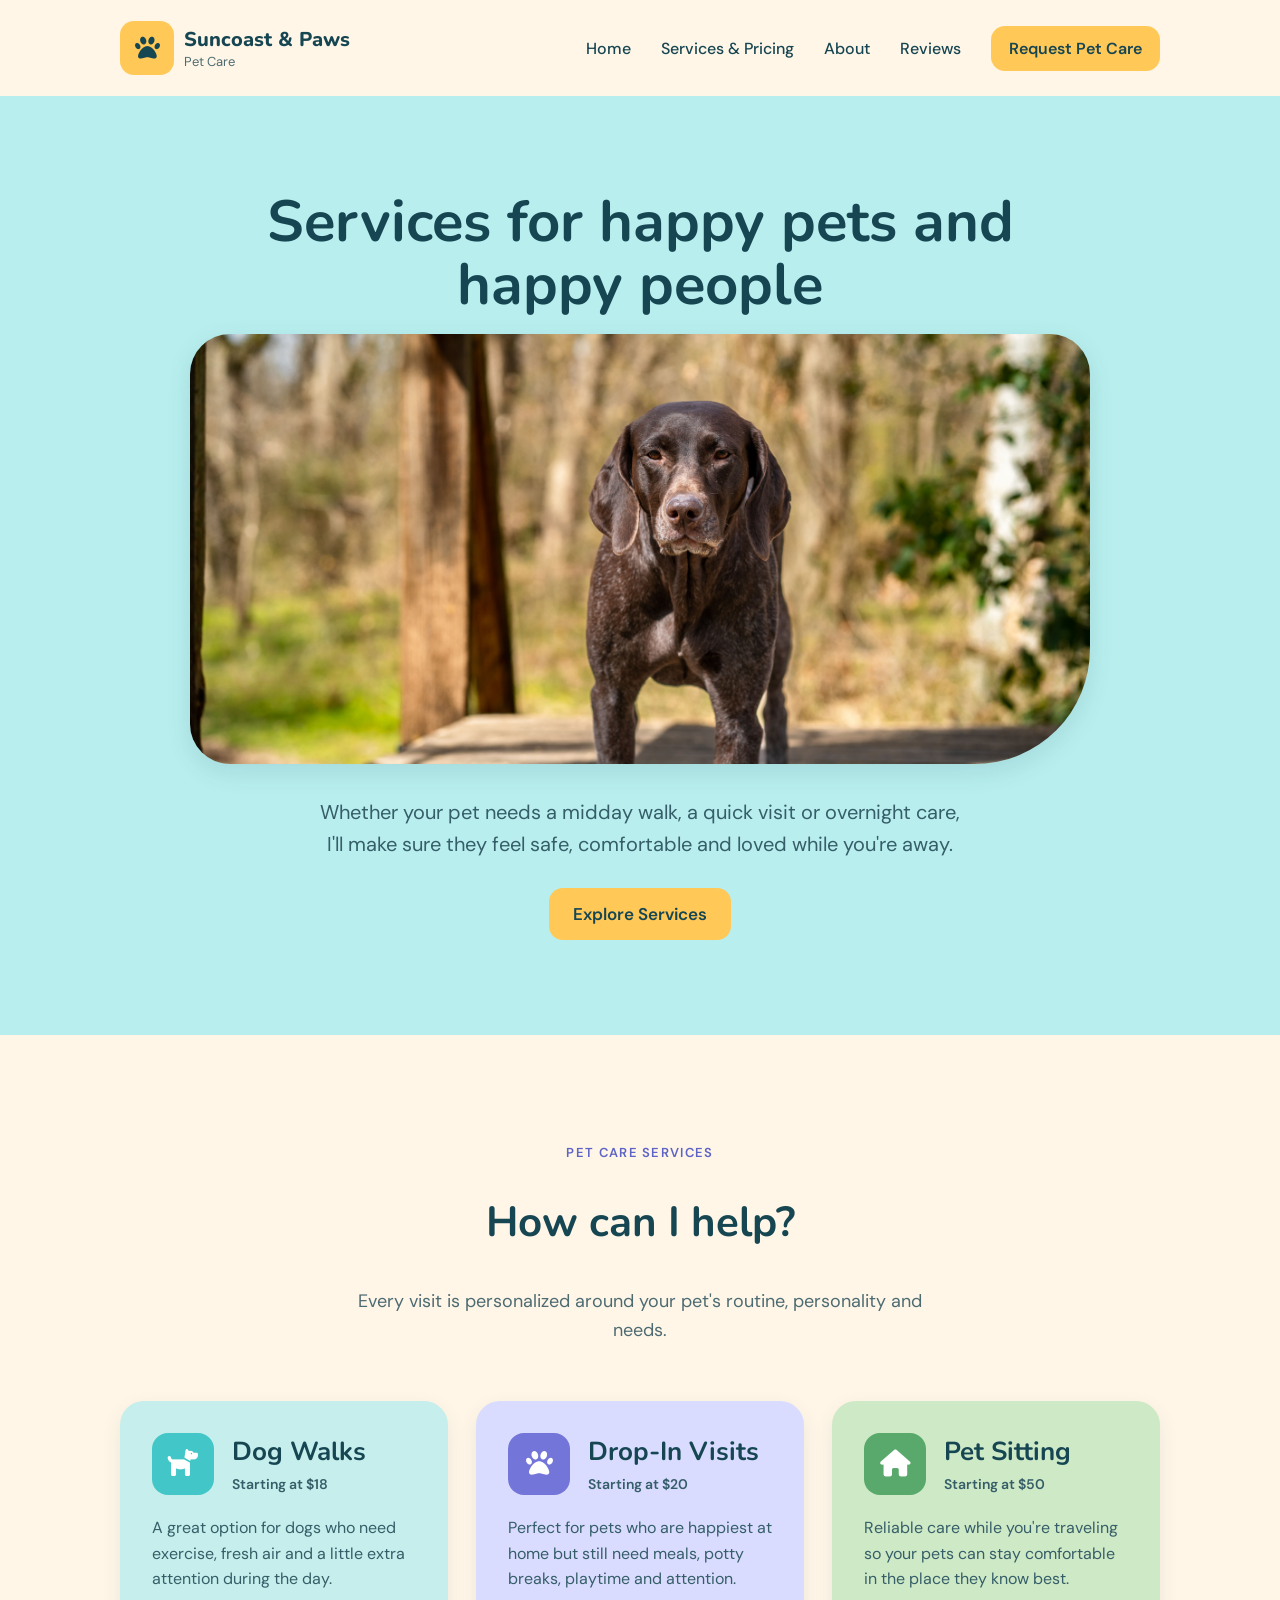
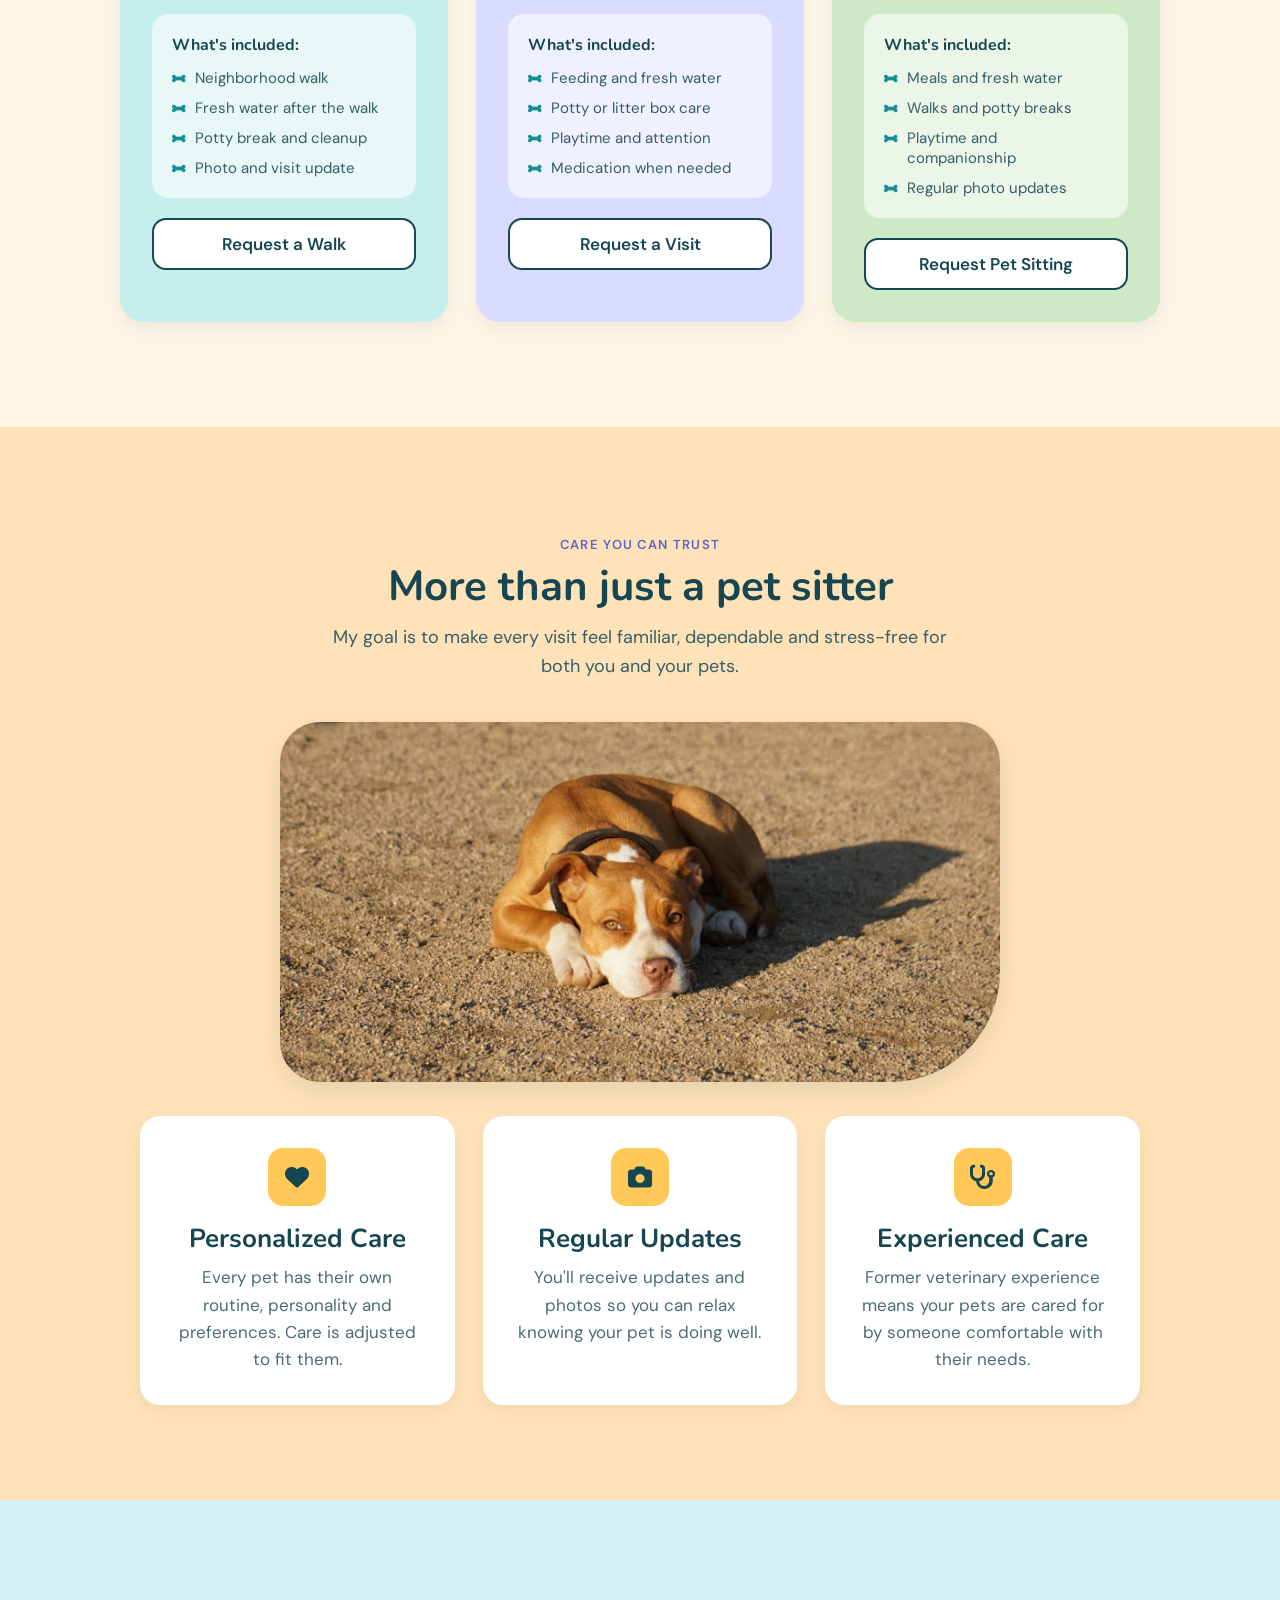
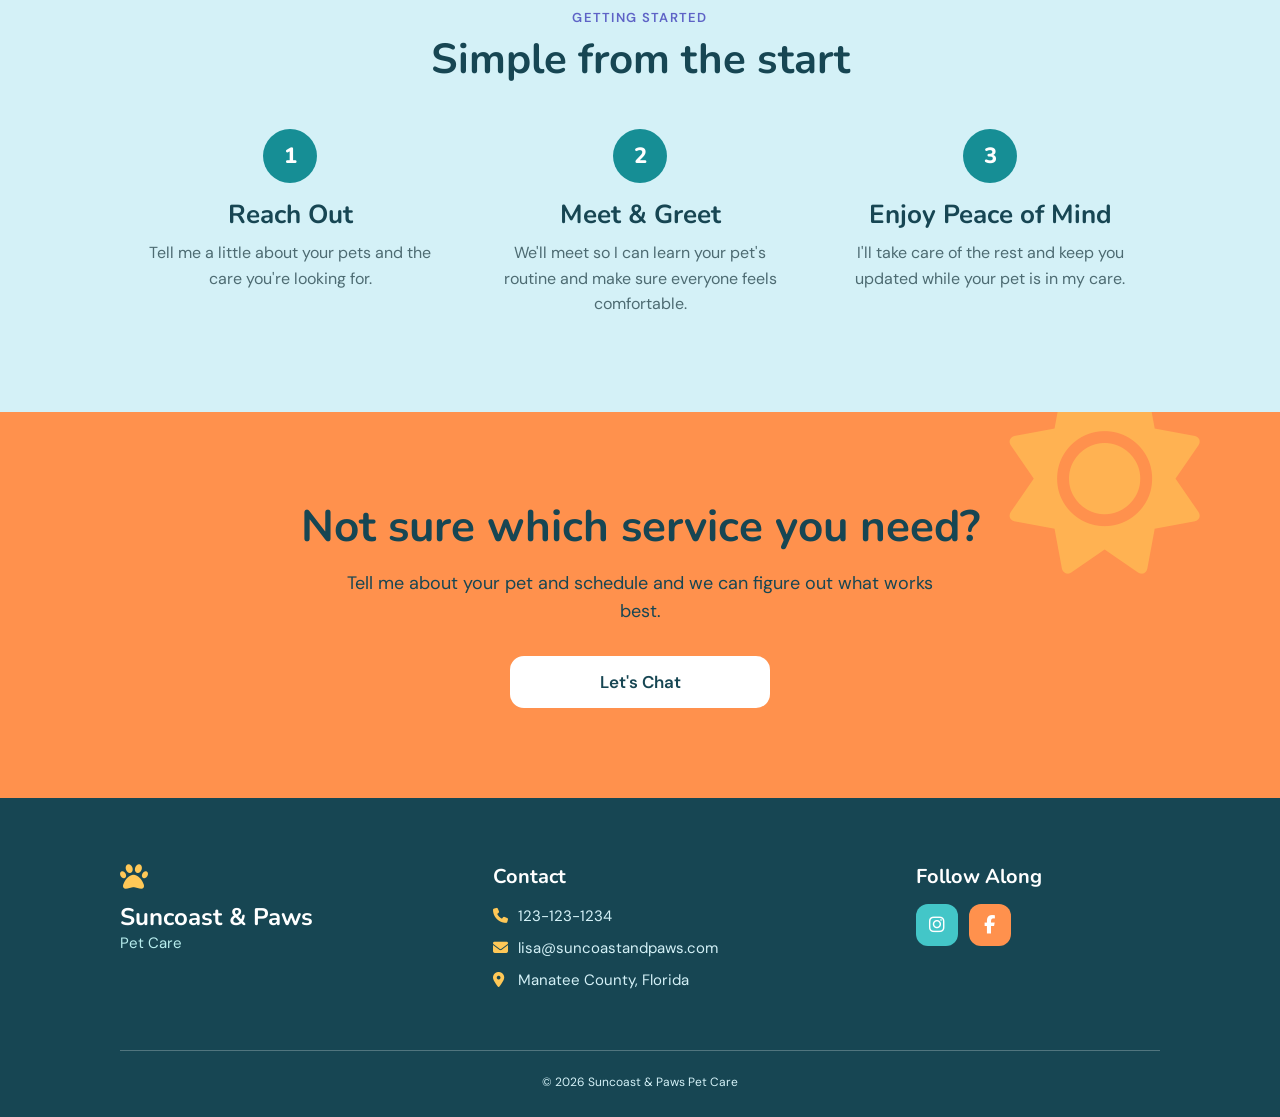
<file: services.html>
<!DOCTYPE html>
<html lang="en">
<head>
    <meta charset="UTF-8">
    <meta name="viewport" content="width=device-width, initial-scale=1.0">
    <title>Services & Pricing - Suncoast & Paws Pet Care</title>
    <meta name="description"
        content="Explore dog walking, drop-in visits and pet sitting services from Suncoast & Paws Pet Care in Manatee County, Florida.">
    <link rel="preconnect" href="https://fonts.googleapis.com">
    <link rel="preconnect" href="https://fonts.gstatic.com" crossorigin>
    <link
        href="https://fonts.googleapis.com/css2?family=DM+Sans:wght@400;500;600&family=Nunito:wght@700;800&display=swap"
        rel="stylesheet">
    <link rel="stylesheet" href="https://cdnjs.cloudflare.com/ajax/libs/font-awesome/6.7.2/css/all.min.css">
    <link rel="stylesheet" href="styles.css">
</head>

<body>
    <header class="suncoast-header">
        <div class="brand-area">
            <div class="logo-box">
                <i class="fa-solid fa-paw"></i>
            </div>
            <div class="brand-name">
                <span>Suncoast & Paws</span>
                <small>Pet Care</small>
            </div>
        </div>
        <nav class="main-nav" id="main-navigation" aria-label="Main navigation">
            <a href="index.html">Home</a>
            <a href="services.html">Services & Pricing</a>
            <a href="about.html">About</a>
            <a href="reviews.html">Reviews</a>
            <a href="contact.html" class="nav-contact">Request Pet Care</a>
        </nav>
        <button class="menu-button" type="button" aria-label="Open navigation" aria-controls="main-navigation"
            aria-expanded="false">
            <i class="fa-solid fa-bars"></i>
        </button>
    </header>

    <main>
        <section class="svc-hero">
            <h1>Services for happy pets and happy people</h1>
            <div class="svc-hero-photo">
                <img src="images/serviceshero.jpg" alt="Happy dog outside">
            </div>
            <p>Whether your pet needs a midday walk, a quick visit or overnight care, I'll make sure they feel safe,
                comfortable and loved while you're away.</p>
            <a href="#svc-options" class="svc-hero-button">Explore Services</a>
        </section>

        <section class="svc-options" id="svc-options">
            <p class="svc-small-heading">PET CARE SERVICES</p>
            <h2>How can I help?</h2>
            <p class="svc-section-intro">Every visit is personalized around your pet's routine, personality and needs.
            </p>
            <article class="svc-detail-card svc-walk">
                <div class="svc-card-top">
                    <div class="svc-icon svc-walk-icon">
                        <i class="fa-solid fa-dog"></i>
                    </div>
                    <div>
                        <h3>Dog Walks</h3>
                        <span class="svc-price">Starting at $18</span>
                    </div>
                </div>
                <p class="svc-description">A great option for dogs who need exercise, fresh air and a little extra
                    attention during the day.</p>
                <div class="svc-included">
                    <h4>What's included:</h4>
                    <ul>
                        <li>
                            <i class="fa-solid fa-bone"></i>
                            Neighborhood walk
                        </li>
                        <li>
                            <i class="fa-solid fa-bone"></i>
                            Fresh water after the walk
                        </li>
                        <li>
                            <i class="fa-solid fa-bone"></i>
                            Potty break and cleanup
                        </li>
                        <li>
                            <i class="fa-solid fa-bone"></i>
                            Photo and visit update
                        </li>
                    </ul>
                </div>
                <a href="contact.html" class="svc-card-button">Request a Walk</a>
            </article>
            <article class="svc-detail-card svc-dropin">
                <div class="svc-card-top">
                    <div class="svc-icon svc-dropin-icon">
                        <i class="fa-solid fa-paw"></i>
                    </div>
                    <div>
                        <h3>Drop-In Visits</h3>
                        <span class="svc-price">Starting at $20</span>
                    </div>
                </div>
                <p class="svc-description">Perfect for pets who are happiest at home but still need meals, potty breaks,
                    playtime and attention.
                </p>
                <div class="svc-included">
                    <h4>What's included:</h4>
                    <ul>
                        <li>
                            <i class="fa-solid fa-bone"></i>
                            Feeding and fresh water
                        </li>
                        <li>
                            <i class="fa-solid fa-bone"></i>
                            Potty or litter box care
                        </li>
                        <li>
                            <i class="fa-solid fa-bone"></i>
                            Playtime and attention
                        </li>
                        <li>
                            <i class="fa-solid fa-bone"></i>
                            Medication when needed
                        </li>
                    </ul>
                </div>
                <a href="contact.html" class="svc-card-button">Request a Visit</a>
            </article>
            <article class="svc-detail-card svc-sitting">
                <div class="svc-card-top">
                    <div class="svc-icon svc-sitting-icon">
                        <i class="fa-solid fa-house"></i>
                    </div>
                    <div>
                        <h3>Pet Sitting</h3>
                        <span class="svc-price">Starting at $50</span>
                    </div>
                </div>
                <p class="svc-description">Reliable care while you're traveling so your pets can stay comfortable in the
                    place they know best.</p>
                <div class="svc-included">
                    <h4>What's included:</h4>
                    <ul>
                        <li>
                            <i class="fa-solid fa-bone"></i>
                            Meals and fresh water
                        </li>
                        <li>
                            <i class="fa-solid fa-bone"></i>
                            Walks and potty breaks
                        </li>
                        <li>
                            <i class="fa-solid fa-bone"></i>
                            Playtime and companionship
                        </li>
                        <li>
                            <i class="fa-solid fa-bone"></i>
                            Regular photo updates
                        </li>
                    </ul>
                </div>
                <a href="contact.html" class="svc-card-button">Request Pet Sitting</a>
            </article>
        </section>

        <section class="svc-trust">
            <p class="svc-small-heading">CARE YOU CAN TRUST</p>
            <h2>More than just a pet sitter</h2>
            <p class="svc-trust-intro">My goal is to make every visit feel familiar, dependable and stress-free for both
                you and your pets.</p>
            <div class="svc-trust-photo">
                <img src="images/trustphoto.jpg" alt="Dog laying down">
            </div>
            <div class="svc-trust-grid">
                <div class="svc-trust-item">
                    <div class="svc-trust-icon">
                        <i class="fa-solid fa-heart"></i>
                    </div>
                    <h3>Personalized Care</h3>
                    <p>Every pet has their own routine, personality and preferences. Care is adjusted to fit them.</p>
                </div>
                <div class="svc-trust-item">
                    <div class="svc-trust-icon">
                        <i class="fa-solid fa-camera"></i>
                    </div>
                    <h3>Regular Updates</h3>
                    <p>You'll receive updates and photos so you can relax knowing your pet is doing well.</p>
                </div>
                <div class="svc-trust-item">
                    <div class="svc-trust-icon">
                        <i class="fa-solid fa-stethoscope"></i>
                    </div>
                    <h3>Experienced Care</h3>
                    <p>Former veterinary experience means your pets are cared for by someone comfortable with their
                        needs.</p>
                </div>
            </div>
        </section>

        <section class="svc-process">
            <p class="svc-small-heading">GETTING STARTED</p>
            <h2>Simple from the start</h2>
            <div class="svc-process-grid">
                <div class="svc-step">
                    <span class="svc-step-number">1</span>
                    <h3>Reach Out</h3>
                    <p>Tell me a little about your pets and the care you're looking for.</p>
                </div>
                <div class="svc-step">
                    <span class="svc-step-number">2</span>
                    <h3>Meet & Greet</h3>
                    <p>We'll meet so I can learn your pet's routine and make sure everyone feels comfortable.</p>
                </div>
                <div class="svc-step">
                    <span class="svc-step-number">3</span>
                    <h3>Enjoy Peace of Mind</h3>
                    <p>I'll take care of the rest and keep you updated while your pet is in my care.</p>
                </div>
            </div>
        </section>

        <section class="svc-contact">
            <div class="svc-contact-sun">
                <i class="fa-solid fa-sun"></i>
            </div>
            <h2>Not sure which service you need?</h2>
            <p>Tell me about your pet and schedule and we can figure out what works best.</p>
            <a href="contact.html" class="svc-contact-button">Let's Chat</a>
        </section>
    </main>

    <footer class="site-footer">
        <div class="footer-brand">
            <i class="fa-solid fa-paw"></i>
            <strong>Suncoast & Paws</strong>
            <span>Pet Care</span>
        </div>
        <div class="footer-area">
            <h3>Contact</h3>
            <p><i class="fa-solid fa-phone"></i>123-123-1234</p>
            <p><i class="fa-solid fa-envelope"></i>lisa@suncoastandpaws.com</p>
            <p><i class="fa-solid fa-location-dot"></i>Manatee County, Florida</p>
        </div>
        <div class="footer-area">
            <h3>Follow Along</h3>
            <div class="social-icons">
                <a href="#" aria-label="Instagram"><i class="fa-brands fa-instagram"></i></a>
                <a href="#" aria-label="Facebook"><i class="fa-brands fa-facebook-f"></i></a>
            </div>
        </div>
        <div class="footer-bottom">
            <p>© 2026 Suncoast & Paws Pet Care</p>
        </div>
    </footer>

    <script src="script.js"></script>

</body>
</html>
</file>
<file: styles.css>
/* General Page Styles */

* {
    box-sizing: border-box;
}

html {
    scroll-behavior: smooth;
}

body {
    margin: 0;
    background-color: #FFF6E7;
    color: #174653;
    font-family: "DM Sans", sans-serif;
    font-size: 16px;
}

h1,
h2,
h3 {
    font-family: "Nunito", sans-serif;
    margin-top: 0;
    color: #174653;
}

h1 {
    font-size: 38px;
    line-height: 1.08;
}

h2 {
    font-size: 30px;
    line-height: 1.15;
}

h3 {
    font-size: 22px;
}

p {
    line-height: 1.6;
}

a {
    color: inherit;
    text-decoration: none;
}

/* Header */

.suncoast-header {
    height: 78px;
    padding: 12px 20px;
    background-color: #FFF6E7;
    display: flex;
    align-items: center;
    justify-content: space-between;
    position: relative;
    z-index: 1000;
}

.brand-area {
    display: flex;
    align-items: center;
    gap: 10px;
}

.main-nav {
    display: none;
}

.logo-box {
    width: 46px;
    height: 46px;
    background-color: #FFC857;
    border-radius: 14px;
    display: flex;
    align-items: center;
    justify-content: center;
    font-size: 21px;
    color: #174653;
}

.brand-name {
    display: flex;
    flex-direction: column;
}

.brand-name span {
    font-family: "Nunito", sans-serif;
    font-size: 16px;
    font-weight: 800;
}

.brand-name small {
    font-size: 12px;
    color: #4D6B72;
}

.menu-button {
    border: none;
    background: none;
    color: #174653;
    font-size: 24px;
    padding: 8px;
}

/* Mobile Nav */

.main-nav.nav-open {
    display: flex;
    flex-direction: column;
    position: absolute;
    top: 78px;
    left: 0;
    right: 0;
    background-color: #FFF6E7;
    padding: 18px 22px 24px;
    gap: 4px;
    box-shadow: 0 8px 18px rgba(23, 70, 83, .12);
}

.main-nav.nav-open a {
    padding: 12px;
    border-radius: 10px;
}

.main-nav.nav-open a:hover {
    background-color: #D4F1F7;
}

.main-nav.nav-open .nav-contact {
    background-color: #FFC857;
    text-align: center;
    margin-top: 5px;
}

/* Hero */

.welcome-section {
    background-color: #B8EEEE;
    padding: 48px 22px 42px;
    text-align: center;
    position: relative;
    overflow: hidden;
}

.florida-label {
    display: inline-flex;
    align-items: center;
    gap: 7px;
    background-color: #FFFFFF;
    border-radius: 50px;
    padding: 8px 13px;
    margin-bottom: 18px;
    color: #355E68;
    font-size: 12px;
    font-weight: 600;
    text-transform: uppercase;
    letter-spacing: .5px;
}

.florida-label i {
    color: #FFB627;
}

.welcome-section h1 {
    max-width: 350px;
    margin: 0 auto 16px;
}

.hero-text {
    max-width: 350px;
    margin: 0 auto 28px;
    color: #355E68;
    font-size: 17px;
}

.hero-photo {
    height: 285px;
    max-width: 360px;
    margin: 0 auto 24px;
}

.hero-photo img {
    width: 100%;
    height: 100%;
    object-fit: cover;
    border-radius: 28px 28px 70px 28px;
    box-shadow: 0 8px 25px rgba(23, 70, 83, .12);
}

.hero-buttons {
    display: flex;
    flex-direction: column;
    gap: 12px;
    max-width: 360px;
    margin: auto;
}

.main-button,
.outline-button {
    width: 100%;
    padding: 14px 20px;
    border-radius: 14px;
    font-weight: 600;
    font-size: 16px;
}

.main-button {
    background-color: #FFC857;
    color: #174653;
}

.outline-button {
    background-color: #FFFFFF;
    border: 2px solid #174653;
}

/* Services */

.services-section {
    padding: 58px 22px 60px;
    background-color: #FFF6E7;
}

.small-heading {
    margin-bottom: 7px;
    text-align: center;
    font-size: 13px;
    font-weight: 600;
    letter-spacing: 1.3px;
    color: #5E63C6;
}

.services-section h2,
.review-section h2 {
    text-align: center;
    margin-bottom: 12px;
}

.section-intro {
    text-align: center;
    color: #4D6B72;
    margin: 0 auto 32px;
    max-width: 340px;
}

.care-card {
    padding: 24px;
    border-radius: 22px;
    margin-bottom: 18px;
    box-shadow: 0 6px 18px rgba(23, 70, 83, .07);
}

/* Dog Walking Card */

.walk-card {
    background-color: #C5EEEC;
}

/* Drop in Card */

.dropin-card {
    background-color: #D9DCFF;
}

/* Pet Sitting Card */

.sitting-card {
    background-color: #CEE9C6;
}

.service-icon {
    width: 50px;
    height: 50px;
    border-radius: 15px;
    display: flex;
    align-items: center;
    justify-content: center;
    margin-bottom: 18px;
    font-size: 22px;
    color: #FFFFFF;
}

/* Icon Colors */

.walk-card .service-icon {
    background-color: #43C6C8;
}

.dropin-card .service-icon {
    background-color: #7376D8;
}

.sitting-card .service-icon {
    background-color: #58A96B;
}

.care-card h3 {
    margin-bottom: 9px;
}

.care-card p {
    color: #355E68;
    margin-bottom: 16px;
}

.care-card strong {
    font-size: 15px;
    color: #174653;
}

.services-link {
    margin-top: 28px;
    min-height: 50px;
    border-radius: 14px;
    border: 2px solid #174653;
    display: flex;
    align-items: center;
    justify-content: center;
    gap: 9px;
    font-weight: 600;
    background-color: #FFFFFF;
}

/* Lisa */

.meet-section {
    position: relative;
    overflow: hidden;
    padding: 60px 22px;
    text-align: center;
    background-color: #FFE2B8;
}

.meet-section .small-heading {
    color: #5E63C6;
}

.lisa-photo {
    width: 215px;
    height: 245px;
    margin: 0 auto 30px;
}

.lisa-photo img {
    width: 100%;
    height: 100%;
    object-fit: cover;
    border-radius: 70px 28px 28px 28px;
    box-shadow: 0 8px 25px rgba(23, 70, 83, .12);
}

.meet-section h2 {
    margin-bottom: 14px;
}

.meet-section>p:not(.small-heading) {
    color: #355E68;
    max-width: 350px;
    margin: 0 auto 24px;
}

.about-button {
    display: block;
    background-color: #FFFFFF;
    border-radius: 14px;
    padding: 14px 20px;
    font-weight: 600;
    max-width: 350px;
    margin: auto;
}

/* Reviews */

.review-section {
    padding: 60px 22px;
    background-color: #D4F1F7;
}

.review-section .small-heading {
    color: #168E95;
}

.review-section h2 {
    margin-bottom: 30px;
}

.review-card {
    background-color: #FFFFFF;
    border-radius: 22px;
    padding: 25px 21px;
    margin-bottom: 20px;
    text-align: center;
    box-shadow: 0 7px 20px rgba(23, 70, 83, .09);
}

.client-photo {
    height: 72px;
    width: 72px;
    border-radius: 50%;
    overflow: hidden;
    margin: 0 auto 13px;
    box-shadow: 0 4px 12px rgba(23, 70, 83, .10);
}

.client-photo img {
    width: 100%;
    height: 100%;
    object-fit: cover;
    display: block;
}

.stars {
    color: #FFB627;
    font-size: 19px;
    letter-spacing: 2px;
    margin-bottom: 11px;
}

.review-card p {
    margin: 0 auto 14px;
    color: #4D6B72;
}

.review-card strong {
    font-size: 14px;
}

.review-button {
    display: block;
    text-align: center;
    border: 2px solid #174653;
    border-radius: 14px;
    padding: 14px 20px;
    margin-top: 28px;
    font-weight: 600;
    background-color: #FFFFFF;
}

/* Contact */

.contact-section {
    margin: 0;
    padding: 55px 22px;
    position: relative;
    overflow: hidden;
    background-color: #FF914D;
}

.contact-section h2 {
    max-width: 290px;
    margin-bottom: 13px;
    color: #174653;
}

.contact-section p {
    max-width: 330px;
    margin-bottom: 25px;
    color: #174653;
}

.contact-button {
    display: block;
    width: 100%;
    padding: 14px 20px;
    background-color: #FFFFFF;
    border-radius: 14px;
    text-align: center;
    font-weight: 600;
}

.contact-sun {
    position: absolute;
    font-size: 100px;
    color: rgba(255, 200, 87, .60);
    right: -20px;
    top: -18px;
}

/* Footer */

.site-footer {
    background-color: #174653;
    color: #FFFFFF;
    padding: 46px 22px 20px;
}

.footer-brand {
    display: flex;
    flex-direction: column;
    margin-bottom: 34px;
}

.footer-brand i {
    color: #FFC857;
    font-size: 24px;
    margin-bottom: 10px;
}

.footer-brand strong {
    font-family: "Nunito", sans-serif;
    font-size: 21px;
}

.footer-brand span {
    color: #B8EEEE;
    font-size: 14px;
}

.footer-area {
    margin-bottom: 30px;
}

.footer-area h3 {
    font-size: 18px;
    margin-bottom: 14px;
    color: #FFFFFF;
}

.footer-area p {
    color: #D4F1F7;
    font-size: 14px;
    margin: 8px 0;
}

.footer-area p i {
    width: 25px;
    color: #FFC857;
}

.social-icons {
    display: flex;
    gap: 11px;
}

.social-icons a {
    height: 42px;
    width: 42px;
    border-radius: 12px;
    background-color: #43C6C8;
    color: #FFFFFF;
    display: flex;
    align-items: center;
    justify-content: center;
    font-size: 18px;
}

.social-icons a:last-child {
    background-color: #FF914D;
}

.footer-bottom {
    border-top: 1px solid rgba(255, 255, 255, .25);
    padding-top: 18px;
    margin-top: 35px;
    display: flex;
    justify-content: center;
    align-items: center;
    gap: 9px;
    text-align: center;
}

.footer-bottom p {
    margin: 0;
    font-size: 12px;
    color: #D4F1F7;
}

/* Hovers */

a,
button,
.care-card,
.review-card,
.hero-photo,
.lisa-photo,
.service-icon {
    transition: all 0.25s ease;
}

.main-button:hover {
    background-color: #FFB627;
    transform: translateY(-2px);
    box-shadow: 0 6px 14px rgba(23, 70, 83, .15);
}

.outline-button:hover,
.services-link:hover,
.review-button:hover,
.about-button:hover,
.contact-button:hover {
    background-color: #174653;
    color: #FFFFFF;
    transform: translateY(-2px);
    box-shadow: 0 6px 14px rgba(23, 70, 83, .15);
}

.services-link i {
    transition: transform 0.25s ease;
}

.services-link:hover i {
    transform: translateX(5px);
}

.care-card:hover {
    transform: translateY(-6px);
    box-shadow: 0 12px 25px rgba(23, 70, 83, .13);
}

.care-card:hover .service-icon {
    transform: scale(1.08);
}

.review-card:hover {
    transform: translateY(-5px);
    box-shadow: 0 12px 26px rgba(23, 70, 83, .14);
}

.hero-photo:hover,
.lisa-photo:hover {
    transform: translateY(-4px);
}

.menu-button:hover {
    background-color: rgba(23, 70, 83, .08);
}

.social-icons a:hover {
    transform: translateY(-3px);
    box-shadow: 0 5px 12px rgba(0, 0, 0, .18);
}


/* ----- Services Page ----- */


/* Services Hero */

.svc-hero {
    background-color: #B8EEEE;
    padding: 60px 22px;
    text-align: center;
}

.svc-hero-content {
    max-width: 420px;
    margin: auto;
}

.svc-hero h1 {
    max-width: 390px;
    margin: 0 auto 18px;
}

.svc-hero-photo {
    width: 100%;
    height: 240px;
    margin: 0 auto 25px;
    transition: transform 0.25s ease;
}

.svc-hero-photo img {
    width: 100%;
    height: 100%;
    object-fit: cover;
    border-radius: 28px 28px 75px 28px;
    box-shadow: 0 8px 25px rgba(23, 70, 83, .12);
}

.svc-hero-photo:hover {
    transform: translateY(-4px);
}

.svc-hero p {
    max-width: 380px;
    margin: 0 auto 28px;
    color: #355E68;
    font-size: 17px;
}

.svc-hero-button {
    display: inline-block;
    background-color: #FFC857;
    padding: 14px 22px;
    border-radius: 14px;
    font-weight: 600;
    transition: .25s ease;
}

.svc-hero-button:hover {
    background-color: #FFB627;
    transform: translateY(-2px);
    box-shadow: 0 6px 14px rgba(23, 70, 83, .14);
}

/* Services Area */

.svc-options {
    padding: 60px 22px;
    background-color: #FFF6E7;
}

.svc-small-heading {
    margin-bottom: 7px;
    text-align: center;
    color: #5E63C6;
    font-size: 13px;
    font-weight: 600;
    letter-spacing: 1.3px;
}

.svc-options h2,
.svc-trust h2,
.svc-process h2 {
    text-align: center;
    margin-bottom: 12px;
}

.svc-section-intro {
    max-width: 360px;
    margin: 0 auto 34px;
    text-align: center;
    color: #4D6B72;
}

/* Service Cards */

.svc-detail-card {
    padding: 25px;
    margin-bottom: 22px;
    border-radius: 24px;
    box-shadow: 0 7px 20px rgba(23, 70, 83, .08);
    transition: transform .25s ease,
        box-shadow .25s ease;
}

.svc-detail-card:hover {
    transform: translateY(-5px);
    box-shadow: 0 12px 26px rgba(23, 70, 83, .13);
}

.svc-walk {
    background-color: #C5EEEC;
}

.svc-dropin {
    background-color: #D9DCFF;
}

.svc-sitting {
    background-color: #CEE9C6;
}

.svc-card-top {
    display: flex;
    align-items: center;
    gap: 16px;
    margin-bottom: 20px;
}

.svc-icon {
    width: 56px;
    height: 56px;
    flex-shrink: 0;
    border-radius: 16px;
    display: flex;
    align-items: center;
    justify-content: center;
    color: #FFFFFF;
    font-size: 24px;
}

.svc-walk-icon {
    background-color: #43C6C8;
}

.svc-dropin-icon {
    background-color: #7376D8;
}

.svc-sitting-icon {
    background-color: #58A96B;
}

.svc-card-top h3 {
    margin-bottom: 3px;
}

.svc-price {
    color: #355E68;
    font-size: 14px;
    font-weight: 600;
}

.svc-description {
    color: #355E68;
    margin-bottom: 22px;
}

.svc-included {
    background-color: rgba(255, 255, 255, .60);
    border-radius: 16px;
    padding: 18px;
    margin-bottom: 20px;
}

.svc-included h4 {
    margin: 0 0 12px;
    font-family: "Nunito", sans-serif;
    font-size: 16px;
    color: #174653;
}

.svc-included ul {
    list-style: none;
    padding: 0;
    margin: 0;
}

.svc-included li {
    display: flex;
    align-items: flex-start;
    gap: 9px;
    margin-bottom: 10px;
    color: #355E68;
    font-size: 15px;
}

.svc-included li:last-child {
    margin-bottom: 0;
}

.svc-included li i {
    margin-top: 5px;
    color: #168E95;
    font-size: 12px;
}

.svc-card-button {
    display: block;
    background-color: #FFFFFF;
    border: 2px solid #174653;
    border-radius: 14px;
    padding: 13px 18px;
    text-align: center;
    font-weight: 600;
    transition: .25s ease;
}

.svc-card-button:hover {
    background-color: #174653;
    color: #FFFFFF;
    transform: translateY(-2px);
}

/* Trust Area */

.svc-trust {
    padding: 60px 22px;
    background-color: #FFE2B8;
}

.svc-trust-intro {
    max-width: 370px;
    margin: 0 auto 32px;
    text-align: center;
    color: #355E68;
}

.svc-trust-photo {
    max-width: 360px;
    height: 230px;
    margin: 0 auto 28px;
    transition: transform 0.25s ease;
}

.svc-trust-photo img {
    width: 100%;
    height: 100%;
    object-fit: cover;
    border-radius: 28px 28px 75px 28px;
    box-shadow: 0 8px 25px rgba(23, 70, 83, .12);
}

.svc-trust-photo:hover {
    transform: translateY(-4px);
}

.svc-trust-item {
    background-color: #FFFFFF;
    padding: 24px;
    border-radius: 20px;
    margin-bottom: 18px;
    text-align: center;
    box-shadow: 0 6px 18px rgba(23, 70, 83, .07);
}

.svc-trust-icon {
    width: 52px;
    height: 52px;
    margin: 0 auto 15px;
    border-radius: 15px;
    display: flex;
    align-items: center;
    justify-content: center;
    background-color: #FFC857;
    color: #174653;
    font-size: 21px;
}

.svc-trust-item h3 {
    margin-bottom: 8px;
}

.svc-trust-item p {
    margin: 0;
    color: #4D6B72;
}

/* How It Works */

.svc-process {
    padding: 60px 22px;
    background-color: #D4F1F7;
}

.svc-process h2 {
    margin-bottom: 32px;
}

.svc-step {
    text-align: center;
    margin-bottom: 32px;
}

.svc-step:last-child {
    margin-bottom: 0;
}

.svc-step-number {
    width: 48px;
    height: 48px;
    margin: 0 auto 14px;
    border-radius: 50%;
    background-color: #168E95;
    color: #FFFFFF;
    display: flex;
    align-items: center;
    justify-content: center;
    font-family: "Nunito", sans-serif;
    font-size: 20px;
    font-weight: 800;
}

.svc-step h3 {
    margin-bottom: 8px;
}

.svc-step p {
    max-width: 330px;
    margin: auto;
    color: #4D6B72;
}

/* Contact */

.svc-contact {
    position: relative;
    overflow: hidden;
    padding: 58px 22px;
    background-color: #FF914D;
}

.svc-contact h2 {
    max-width: 330px;
    margin-bottom: 13px;
}

.svc-contact p {
    max-width: 350px;
    margin-bottom: 25px;
}

.svc-contact-button {
    display: block;
    width: 100%;
    padding: 14px 20px;
    background-color: #FFFFFF;
    border-radius: 14px;
    text-align: center;
    font-weight: 600;
    transition: .25s ease;
}

.svc-contact-button:hover {
    background-color: #174653;
    color: #FFFFFF;
    transform: translateY(-2px);
}

.svc-contact-sun {
    position: absolute;
    right: -20px;
    top: -18px;
    color: rgba(255, 200, 87, .60);
    font-size: 100px;
}


/* ----- About Page ----- */


.abt-small-heading {
    margin-bottom: 7px;
    text-align: center;
    font-size: 13px;
    font-weight: 600;
    letter-spacing: 1.3px;
    color: #5E63C6;
}

/* About Hero */

.abt-hero {
    padding: 55px 22px 60px;
    background-color: #B8EEEE;
    text-align: center;
}

.abt-hero h1 {
    margin-bottom: 25px;
}

.abt-hero-photo {
    max-width: 360px;
    height: 300px;
    margin: 0 auto 26px;
    transition: transform .25s ease;
}

.abt-hero-photo:hover {
    transform: translateY(-4px);
}

.abt-hero-photo img {
    width: 100%;
    height: 100%;
    object-fit: cover;
    border-radius: 28px 28px 75px 28px;
    box-shadow: 0 8px 25px rgba(23, 70, 83, .12);
}

.abt-hero>p:not(.abt-small-heading) {
    max-width: 390px;
    margin: 0 auto;
    color: #355E68;
    font-size: 17px;
}

/* Story */

.abt-story {
    padding: 60px 22px;
    background-color: #FFF6E7;
}

.abt-story-photo {
    max-width: 340px;
    height: 280px;
    margin: 0 auto 32px;
    transition: transform .25s ease;
}

.abt-story-photo:hover {
    transform: translateY(-4px);
}

.abt-story-photo img {
    width: 100%;
    height: 100%;
    object-fit: cover;
    border-radius: 70px 28px 28px 28px;
    box-shadow: 0 8px 25px rgba(23, 70, 83, .10);
}

.abt-story-content {
    max-width: 500px;
    margin: auto;
    text-align: center;
}

.abt-story-content h2 {
    margin-bottom: 18px;
}

.abt-story-content p:not(.abt-small-heading) {
    color: #4D6B72;
    margin: 0 0 16px;
}

.abt-story-content p:last-child {
    margin-bottom: 0;
}

/* Values */

.abt-values {
    padding: 60px 22px;
    background-color: #FFE2B8;
}

.abt-values h2 {
    text-align: center;
    margin-bottom: 12px;
}

.abt-values-intro {
    max-width: 370px;
    margin: 0 auto 32px;
    text-align: center;
    color: #4D6B72;
}

.abt-value-card {
    padding: 25px 22px;
    margin-bottom: 18px;
    background-color: #FFFFFF;
    border-radius: 22px;
    text-align: center;
    box-shadow: 0 6px 18px rgba(23, 70, 83, .07);
    transition: transform .25s ease, box-shadow .25s ease;
}

.abt-value-card:hover {
    transform: translateY(-5px);
    box-shadow: 0 12px 25px rgba(23, 70, 83, .12);
}

.abt-value-card:last-child {
    margin-bottom: 0;
}

.abt-value-icon {
    width: 54px;
    height: 54px;
    margin: 0 auto 16px;
    border-radius: 16px;
    background-color: #FFC857;
    display: flex;
    align-items: center;
    justify-content: center;
    color: #174653;
    font-size: 22px;
}

.abt-value-card h3 {
    margin-bottom: 8px;
}

.abt-value-card p {
    margin: 0;
    color: #4D6B72;
}

/* Contact */

.abt-contact {
    position: relative;
    overflow: hidden;
    padding: 58px 22px;
    background-color: #FF914D;
}

.abt-contact h2 {
    max-width: 330px;
    margin-bottom: 13px;
}

.abt-contact p {
    max-width: 350px;
    margin-bottom: 25px;
}

.abt-contact-button {
    display: block;
    width: 100%;
    padding: 14px 20px;
    background-color: #FFFFFF;
    border-radius: 14px;
    text-align: center;
    font-weight: 600;
    transition: .25s ease;
}

.abt-contact-button:hover {
    background-color: #174653;
    color: #FFFFFF;
    transform: translateY(-2px);
}

.abt-contact-sun {
    position: absolute;
    right: -20px;
    top: -18px;
    color: rgba(255, 200, 87, .60);
    font-size: 100px;
}


/* ----- Reviews Page ----- */


.rev-small-heading {
    margin-bottom: 7px;
    text-align: center;
    font-size: 13px;
    font-weight: 600;
    letter-spacing: 1.3px;
    color: #5E63C6;
}

/* Reviews Hero */

.rev-hero {
    padding: 55px 22px 60px;
    background-color: #D9DCFF;
    text-align: center;
}

.rev-hero h1 {
    max-width: 390px;
    margin: 0 auto 25px;
}

.rev-hero-photo {
    max-width: 360px;
    height: 280px;
    margin: 0 auto 26px;
    transition: transform .25s ease;
}

.rev-hero-photo:hover {
    transform: translateY(-4px);
}

.rev-hero-photo img {
    width: 100%;
    height: 100%;
    object-fit: cover;
    border-radius: 28px 28px 75px 28px;
    box-shadow: 0 8px 25px rgba(23, 70, 83, .12);
}

.rev-hero>p:not(.rev-small-heading) {
    max-width: 390px;
    margin: 0 auto;
    color: #355E68;
    font-size: 17px;
}

/* Main Reviews */

.rev-main {
    padding: 60px 22px;
    background-color: #FFF6E7;
}

.rev-main h2 {
    text-align: center;
    margin-bottom: 32px;
}

.rev-featured {
    max-width: 600px;
    margin: 0 auto 24px;
    padding: 26px 22px;
    background-color: #FFFFFF;
    border-radius: 24px;
    box-shadow: 0 7px 20px rgba(23, 70, 83, .09);
}

.rev-featured-top {
    display: flex;
    align-items: center;
    gap: 14px;
    margin-bottom: 20px;
}

.rev-featured-photo {
    width: 68px;
    height: 68px;
    flex-shrink: 0;
    border-radius: 50%;
    overflow: hidden;
}

.rev-featured-photo img {
    width: 100%;
    height: 100%;
    object-fit: cover;
}

.rev-stars {
    color: #FFB627;
    font-size: 18px;
    letter-spacing: 2px;
}

.rev-featured blockquote {
    margin: 0 0 18px;
    color: #355E68;
    font-size: 17px;
    line-height: 1.7;
}

.rev-featured cite {
    color: #174653;
    font-style: normal;
    font-weight: 600;
}

.rev-card {
    position: relative;
    padding: 26px 22px;
    margin-bottom: 18px;
    border-radius: 22px;
    box-shadow: 0 6px 18px rgba(23, 70, 83, .07);
    transition: transform .25s ease, box-shadow .25s ease;
}

.rev-card:hover {
    transform: translateY(-5px);
    box-shadow: 0 12px 25px rgba(23, 70, 83, .12);
}

.rev-card-blue {
    background-color: #C5EEEC;
}

.rev-card-peach {
    background-color: #FFE2B8;
}

.rev-card-green {
    background-color: #CEE9C6;
}

.rev-card-lavender {
    background-color: #D9DCFF;
}

.rev-quote-icon {
    position: absolute;
    right: 20px;
    top: 18px;
    color: rgba(23, 70, 83, .15);
    font-size: 34px;
}

.rev-card .rev-stars {
    margin-bottom: 13px;
}

.rev-card p {
    margin: 0 0 17px;
    color: #355E68;
}

.rev-card strong {
    font-size: 14px;
}

/* Pet Gallery */

.rev-gallery {
    padding: 60px 22px;
    background-color: #D4F1F7;
}

.rev-gallery h2 {
    text-align: center;
    margin-bottom: 12px;
}

.rev-gallery-intro {
    max-width: 380px;
    margin: 0 auto 32px;
    text-align: center;
    color: #4D6B72;
}

.rev-photo-grid {
    display: grid;
    grid-template-columns: 1fr 1fr;
    gap: 12px;
}

.rev-pet-photo {
    height: 190px;
    overflow: hidden;
    border-radius: 22px;
    box-shadow: 0 6px 18px rgba(23, 70, 83, .09);
}

.rev-pet-photo-last {
    grid-column: 1 / -1;
    height: 220px;
}

.rev-pet-photo img {
    width: 100%;
    height: 100%;
    object-fit: cover;
    transition: transform .25s ease;
}

.rev-pet-photo:hover img {
    transform: scale(1.03);
}

/* Reviews Contact */

.rev-contact {
    position: relative;
    overflow: hidden;
    padding: 58px 22px;
    background-color: #FF914D;
}

.rev-contact h2 {
    max-width: 340px;
    margin-bottom: 13px;
}

.rev-contact p {
    max-width: 360px;
    margin-bottom: 25px;
}

.rev-contact-button {
    display: block;
    width: 100%;
    padding: 14px 20px;
    background-color: #FFFFFF;
    border-radius: 14px;
    text-align: center;
    font-weight: 600;
    transition: .25s ease;
}

.rev-contact-button:hover {
    background-color: #174653;
    color: #FFFFFF;
    transform: translateY(-2px);
}

.rev-contact-sun {
    position: absolute;
    right: -20px;
    top: -18px;
    color: rgba(255, 200, 87, .60);
    font-size: 100px;
}


/* ----- Contact Page ----- */


.ctc-small-heading {
    margin-bottom: 7px;
    text-align: center;
    font-size: 13px;
    font-weight: 600;
    letter-spacing: 1.3px;
    color: #5E63C6;
}

/* Contact Hero */

.ctc-hero {
    padding: 55px 22px 60px;
    background-color: #B8EEEE;
    text-align: center;
}

.ctc-hero h1 {
    max-width: 390px;
    margin: 0 auto 18px;
}

.ctc-hero>p:not(.ctc-small-heading) {
    max-width: 400px;
    margin: 0 auto;
    color: #355E68;
    font-size: 17px;
}

/* Contact Main */

.ctc-main {
    padding: 60px 22px;
    background-color: #FFF6E7;
}

.ctc-form-area {
    margin-bottom: 38px;
}

.ctc-form-area h2 {
    text-align: center;
    margin-bottom: 12px;
}

.ctc-form-intro {
    max-width: 390px;
    margin: 0 auto 30px;
    text-align: center;
    color: #4D6B72;
}

/* Contact Form */

.ctc-form {
    max-width: 600px;
    margin: auto;
}

.ctc-form-group {
    margin-bottom: 18px;
}

.ctc-form-group label {
    display: block;
    margin-bottom: 7px;
    color: #174653;
    font-weight: 600;
    font-size: 14px;
}

.ctc-form-group input,
.ctc-form-group select,
.ctc-form-group textarea {
    width: 100%;
    padding: 13px 14px;
    border: 2px solid #D4E3E4;
    border-radius: 12px;
    background-color: #FFFFFF;
    color: #174653;
    font-family: "DM Sans", sans-serif;
    font-size: 16px;
}

.ctc-form-group textarea {
    resize: vertical;
    min-height: 140px;
}

.ctc-form-group input:focus,
.ctc-form-group select:focus,
.ctc-form-group textarea:focus {
    outline: none;
    border-color: #168E95;
    box-shadow: 0 0 0 3px rgba(22, 142, 149, .12);
}

.ctc-form-group textarea::placeholder {
    color: #789096;
}

.ctc-submit-button {
    width: 100%;
    border: none;
    border-radius: 14px;
    padding: 14px 20px;
    background-color: #FFC857;
    color: #174653;
    font-family: "DM Sans", sans-serif;
    font-size: 16px;
    font-weight: 600;
    cursor: pointer;
    transition: .25s ease;
}

.ctc-submit-button:hover {
    background-color: #FFB627;
    transform: translateY(-2px);
    box-shadow: 0 6px 14px rgba(23, 70, 83, .14);
}

/* Contact Info */

.ctc-info {
    position: relative;
    overflow: hidden;
    padding: 28px 24px;
    background-color: #FFE2B8;
    border-radius: 24px;
}

.ctc-info h2 {
    margin-bottom: 10px;
}

.ctc-info-intro {
    max-width: 350px;
    margin: 0 0 25px;
    color: #4D6B72;
}

.ctc-info-item {
    display: flex;
    align-items: flex-start;
    gap: 14px;
    margin-bottom: 22px;
}

.ctc-info-icon {
    width: 44px;
    height: 44px;
    flex-shrink: 0;
    border-radius: 13px;
    background-color: #FFFFFF;
    display: flex;
    align-items: center;
    justify-content: center;
    color: #168E95;
    font-size: 18px;
}

.ctc-info-item h3 {
    margin-bottom: 2px;
    font-size: 17px;
}

.ctc-info-item p {
    margin: 0;
    color: #4D6B72;
    font-size: 14px;
}

.ctc-info-note {
    display: flex;
    align-items: flex-start;
    gap: 12px;
    margin-top: 28px;
    padding: 16px;
    background-color: #FFFFFF;
    border-radius: 16px;
}

.ctc-info-note i {
    margin-top: 4px;
    color: #FF914D;
    font-size: 18px;
}

.ctc-info-note p {
    margin: 0;
    color: #355E68;
    font-size: 14px;
}

.ctc-info-sun {
    position: absolute;
    right: -18px;
    top: -22px;
    color: rgba(255, 200, 87, .50);
    font-size: 95px;
}

/* Tablet */

@media screen and (min-width: 768px) and (max-width: 1024px) {

    h1 {
        font-size: 48px;
        line-height: 1.08;
    }

    h2 {
        font-size: 36px;
    }

    h3 {
        font-size: 24px;
    }

    /* Header */

    .suncoast-header {
        height: 90px;
        padding: 16px 40px;
    }

    .logo-box {
        width: 52px;
        height: 52px;
        font-size: 24px;
    }

    .brand-name span {
        font-size: 19px;
    }

    .brand-name small {
        font-size: 13px;
    }

    .menu-button {
        font-size: 27px;
    }

    .main-nav.nav-open {
        top: 90px;
        padding: 22px 40px 28px;
    }

    /* Hero */

    .welcome-section {
        padding: 70px 50px;
        display: grid;
        grid-template-columns: 1fr 1fr;
        grid-template-areas:
            "label photo"
            "title photo"
            "text photo"
            "buttons photo";
        column-gap: 45px;
        align-items: center;
        text-align: left;
    }

    .florida-label {
        grid-area: label;
        justify-self: start;
        margin-bottom: 16px;
        font-size: 13px;
    }

    .welcome-section h1 {
        grid-area: title;
        max-width: 360px;
        margin: 0 0 18px;
    }

    .hero-text {
        grid-area: text;
        max-width: 360px;
        margin: 0 0 28px;
        font-size: 18px;
    }

    .hero-photo {
        grid-area: photo;
        width: 100%;
        max-width: 340px;
        height: 390px;
        margin: 0 auto;
    }

    .hero-photo img {
        border-radius: 32px 32px 85px 32px;
    }

    .hero-buttons {
        grid-area: buttons;
        max-width: 380px;
        margin: 0;
        flex-direction: row;
    }

    .main-button,
    .outline-button {
        text-align: center;
    }

    /* Services */

    .services-section {
        padding: 72px 45px;
        display: grid;
        grid-template-columns: repeat(3, 1fr);
        column-gap: 18px;
    }

    .services-section .small-heading,
    .services-section h2,
    .services-section .section-intro,
    .services-section .services-link {
        grid-column: 1 / -1;
    }

    .services-section h2 {
        margin-bottom: 12px;
    }

    .section-intro {
        max-width: 500px;
        margin-bottom: 35px;
    }

    .care-card {
        padding: 23px 20px;
        margin-bottom: 0;
    }

    .service-icon {
        width: 54px;
        height: 54px;
        font-size: 23px;
    }

    .care-card p {
        font-size: 15px;
    }

    .care-card strong {
        font-size: 14px;
    }

    .services-link {
        width: 350px;

        margin: 35px auto 0;
    }


    /* Lisa */

    .meet-section {
        padding: 75px 55px;
        display: grid;
        grid-template-columns: .9fr 1.1fr;
        column-gap: 55px;
        align-items: center;
        text-align: left;
    }

    .lisa-photo {
        grid-column: 1;
        grid-row: 1 / 5;
        width: 270px;
        height: 330px;
        margin: 0 auto;
    }

    .lisa-photo img {
        border-radius: 90px 32px 32px 32px;
    }

    .meet-section .small-heading {
        grid-column: 2;
        text-align: left;
        margin-bottom: 8px;
    }

    .meet-section h2 {
        grid-column: 2;
        font-size: 36px;
        margin-bottom: 15px;
    }

    .meet-section>p:not(.small-heading) {
        grid-column: 2;
        max-width: 420px;
        margin: 0 0 25px;
    }

    .about-button {
        grid-column: 2;
        width: 220px;
        margin: 0;
        text-align: center;
    }

    /* Reviews */

    .review-section {
        padding: 72px 50px;
        display: grid;
        grid-template-columns: 1fr 1fr;
        gap: 20px;
    }

    .review-section .small-heading,
    .review-section h2,
    .review-section .review-button {
        grid-column: 1 / -1;
    }

    .review-section .small-heading {
        margin-bottom: 0;
    }

    .review-section h2 {
        margin-bottom: 22px;
    }

    .review-card {
        margin-bottom: 0;
        padding: 30px 25px;
    }

    .client-photo {
        width: 82px;
        height: 82px;
    }

    .review-button {
        width: 300px;
        margin: 20px auto 0;
    }

    /* Contact */

    .contact-section {
        padding: 70px 60px;
        text-align: center;
    }

    .contact-section h2 {
        max-width: 500px;
        margin: 0 auto 15px;
    }

    .contact-section p {
        max-width: 500px;
        margin: 0 auto 28px;
    }

    .contact-button {
        max-width: 300px;
        margin: auto;
    }

    .contact-sun {
        font-size: 145px;
        right: 20px;
        top: -35px;
    }

    /* Footer */

    .site-footer {
        padding: 55px 45px 22px;
        display: grid;
        grid-template-columns: 1.1fr 1.5fr 1fr;
        column-gap: 35px;
    }

    .footer-brand {
        margin-bottom: 0;
    }

    .footer-area {
        margin-bottom: 0;
    }

    .footer-bottom {
        grid-column: 1 / -1;
        width: 100%;
        margin-top: 40px;
    }


    /* ----- Services Page ----- */


    .svc-hero {
        padding: 78px 50px;
    }

    .svc-hero h1 {
        max-width: 650px;
    }

    .svc-hero-content {
        max-width: 700px;
    }

    .svc-hero-photo {
        max-width: 650px;
        height: 340px;
        margin-bottom: 28px;
    }

    .svc-hero-photo img {
        border-radius: 32px 32px 90px 32px;
    }

    .svc-hero p {
        max-width: 570px;
        font-size: 18px;
    }

    .svc-options {
        padding: 75px 50px;
        display: grid;
        grid-template-columns: repeat(3, 1fr);
        gap: 18px;
    }

    .svc-options .svc-small-heading,
    .svc-options>h2,
    .svc-section-intro {
        grid-column: 1 / -1;
    }

    .svc-section-intro {
        max-width: 520px;
        margin-bottom: 20px;
    }

    .svc-detail-card {
        padding: 23px 20px;
        margin-bottom: 0;
    }

    .svc-card-top {
        align-items: flex-start;
        flex-direction: column;
    }

    .svc-included {
        padding: 15px;
    }

    .svc-card-button {
        margin-top: auto;
    }

    .svc-trust {
        padding: 75px 50px;
    }

    .svc-trust-intro {
        max-width: 540px;
    }

    .svc-trust-photo {
        max-width: 560px;
        height: 300px;
        margin: 0 auto 30px;
    }

    .svc-trust-photo img {
        border-radius: 32px 32px 90px 32px;
    }

    .svc-trust-grid {
        display: grid;
        grid-template-columns: repeat(3, 1fr);
        gap: 18px;
    }

    .svc-trust-item {
        margin-bottom: 0;
        padding: 24px 18px;
    }

    .svc-process {
        padding: 75px 50px;
    }

    .svc-process-grid {
        display: grid;
        grid-template-columns: repeat(3, 1fr);
        gap: 28px;
    }

    .svc-step {
        margin-bottom: 0;
    }

    .svc-contact {
        padding: 72px 60px;
        text-align: center;
    }

    .svc-contact h2 {
        max-width: 600px;
        margin: 0 auto 15px;
    }

    .svc-contact p {
        max-width: 500px;
        margin: 0 auto 28px;
    }

    .svc-contact-button {
        max-width: 280px;
        margin: auto;
    }

    .svc-contact-sun {
        right: 20px;
        font-size: 145px;
    }


    /* ----- About Page ----- */


    .abt-hero {
        padding: 70px 50px;
    }

    .abt-hero h1 {
        margin-bottom: 30px;
    }

    .abt-hero-photo {
        max-width: 600px;
        height: 380px;
    }

    .abt-hero-photo img {
        border-radius: 32px 32px 90px 32px;
    }

    .abt-hero>p:not(.abt-small-heading) {
        max-width: 560px;
        font-size: 18px;
    }

    .abt-story {
        padding: 75px 55px;
        display: grid;
        grid-template-columns: .9fr 1.1fr;
        gap: 55px;
        align-items: center;
    }

    .abt-story-photo {
        width: 100%;
        max-width: 300px;
        height: 360px;
        margin: 0 auto;
    }

    .abt-story-photo img {
        border-radius: 90px 32px 32px 32px;
    }

    .abt-story-content {
        max-width: 430px;
        margin: 0;
        text-align: left;
    }

    .abt-story-content .abt-small-heading {
        text-align: left;
    }

    .abt-values {
        padding: 75px 50px;
    }

    .abt-values-intro {
        max-width: 540px;
    }

    .abt-values-grid {
        display: grid;
        grid-template-columns: repeat(3, 1fr);
        gap: 18px;
    }

    .abt-value-card {
        margin-bottom: 0;
        padding: 25px 18px;
    }

    .abt-contact {
        padding: 72px 60px;
        text-align: center;
    }

    .abt-contact h2 {
        max-width: 600px;
        margin: 0 auto 15px;
    }

    .abt-contact p {
        max-width: 500px;
        margin: 0 auto 28px;
    }

    .abt-contact-button {
        max-width: 280px;
        margin: auto;
    }

    .abt-contact-sun {
        right: 20px;
        font-size: 145px;
    }


    /* ----- Reviews Page ----- */


    .rev-hero {
        padding: 70px 50px;
    }

    .rev-hero h1 {
        max-width: 650px;
    }

    .rev-hero-photo {
        max-width: 600px;
        height: 360px;
    }

    .rev-hero-photo img {
        border-radius: 32px 32px 90px 32px;
    }

    .rev-hero>p:not(.rev-small-heading) {
        max-width: 560px;
        font-size: 18px;
    }

    .rev-main {
        padding: 75px 50px;
    }

    .rev-featured {
        max-width: 720px;
        padding: 32px;
        margin-bottom: 28px;
    }

    .rev-featured-photo {
        width: 78px;
        height: 78px;
    }

    .rev-featured blockquote {
        font-size: 18px;
    }

    .rev-grid {
        display: grid;
        grid-template-columns: 1fr 1fr;
        gap: 18px;
    }

    .rev-card {
        margin-bottom: 0;
    }

    .rev-gallery {
        padding: 75px 50px;
    }

    .rev-gallery-intro {
        max-width: 540px;
    }

    .rev-photo-grid {
        grid-template-columns: repeat(3, 1fr);
        gap: 18px;
    }

    .rev-pet-photo,
    .rev-pet-photo-last {
        grid-column: auto;
        height: 260px;
    }

    .rev-contact {
        padding: 72px 60px;
        text-align: center;
    }

    .rev-contact h2 {
        max-width: 620px;
        margin: 0 auto 15px;
    }

    .rev-contact p {
        max-width: 520px;
        margin: 0 auto 28px;
    }

    .rev-contact-button {
        max-width: 280px;
        margin: auto;
    }

    .rev-contact-sun {
        right: 20px;
        font-size: 145px;
    }


    /* ----- Contact Page ----- */


    .ctc-hero {
        padding: 70px 50px;
    }

    .ctc-hero h1 {
        max-width: 650px;
    }

    .ctc-hero>p:not(.ctc-small-heading) {
        max-width: 560px;
        font-size: 18px;
    }

    .ctc-main {
        padding: 75px 50px;
    }

    .ctc-form-area {
        margin-bottom: 45px;
    }

    .ctc-form-intro {
        max-width: 550px;
    }

    .ctc-form {
        max-width: 650px;
    }

    .ctc-info {
        max-width: 650px;
        margin: auto;
        padding: 34px;
    }

    .ctc-info-intro {
        max-width: 500px;
    }

    .ctc-info-item p {
        font-size: 15px;
    }

    .ctc-info-sun {
        right: 15px;
        font-size: 125px;
    }

}

/* Desktop */

@media screen and (min-width: 1025px) {

    h1 {
        font-size: 58px;
        line-height: 1.08;
    }

    h2 {
        font-size: 42px;
    }

    h3 {
        font-size: 26px;
    }

    body {
        font-size: 17px;
    }

    /* Header */

    .suncoast-header {
        height: 96px;
        padding: 16px 120px;
    }

    .logo-box {
        width: 54px;
        height: 54px;
        font-size: 25px;
    }

    .brand-name span {
        font-size: 20px;
    }

    .brand-name small {
        font-size: 13px;
    }

    .menu-button {
        display: none;
    }

    .main-nav,
    .main-nav.nav-open {
        display: flex;
        position: static;
        flex-direction: row;
        align-items: center;
        padding: 0;
        gap: 30px;
        box-shadow: none;
        font-size: 16px;
        font-weight: 500;
    }

    .main-nav.nav-open a:hover {
        background-color: transparent;
    }

    .main-nav a:hover {
        color: #168E95;
    }

    .main-nav a:not(.nav-contact) {
        position: relative;
    }

    .main-nav.nav-open .nav-contact {
        margin-top: 0;
    }

    .main-nav a:not(.nav-contact)::after {
        content: "";
        position: absolute;
        left: 0;
        bottom: -6px;
        width: 0;
        height: 2px;
        background-color: #168E95;
        transition: width 0.25s ease;
    }

    .main-nav a:not(.nav-contact):hover::after {
        width: 100%;
    }

    .nav-contact {
        background-color: #FFC857;
        padding: 12px 18px;
        border-radius: 14px;
        font-weight: 600;
    }

    .nav-contact:hover {
        background-color: #FFB627;
        color: #174653;
    }

    /* Hero */

    .welcome-section {
        padding: 85px 120px 90px;
        display: grid;
        grid-template-columns: 1fr 1fr;
        grid-template-areas:
            "label photo"
            "title photo"
            "text photo"
            "buttons photo";
        column-gap: 90px;
        align-items: center;
        text-align: left;
    }

    .florida-label {
        grid-area: label;
        justify-self: start;
        font-size: 13px;
        margin-bottom: 18px;
    }

    .welcome-section h1 {
        grid-area: title;
        max-width: 520px;
        margin: 0 0 20px;
    }

    .hero-text {
        grid-area: text;
        max-width: 510px;
        margin: 0 0 32px;
        font-size: 20px;
    }

    .hero-photo {
        grid-area: photo;
        width: 100%;
        max-width: 520px;
        height: 500px;
        margin: 0 auto;
    }

    .hero-photo img {
        border-radius: 40px 40px 110px 40px;
    }

    .hero-buttons {
        grid-area: buttons;
        flex-direction: row;
        max-width: 430px;
        margin: 0;
    }

    .main-button,
    .outline-button {
        width: auto;
        padding: 15px 24px;
        text-align: center;
    }

    /* Services */

    .services-section {
        padding: 90px 120px 100px;
        display: grid;
        grid-template-columns: repeat(3, 1fr);
        column-gap: 28px;
    }

    .services-section .small-heading,
    .services-section h2,
    .services-section .section-intro,
    .services-section .services-link {
        grid-column: 1 / -1;
    }

    .services-section .small-heading {
        margin-bottom: 8px;
    }

    .services-section h2 {
        margin-bottom: 14px;
    }

    .section-intro {
        max-width: 600px;
        margin-bottom: 45px;
        font-size: 18px;
    }

    .care-card {
        padding: 32px;
        margin-bottom: 0;
        min-height: 310px;
    }

    .service-icon {
        width: 60px;
        height: 60px;
        font-size: 26px;
        margin-bottom: 22px;
    }

    .care-card h3 {
        margin-bottom: 12px;
    }

    .care-card p {
        font-size: 16px;
    }

    .care-card strong {
        font-size: 15px;
    }

    .services-link {
        width: 360px;

        margin: 42px auto 0;

        min-height: 54px;
    }

    /* Lisa */

    .meet-section {
        padding: 100px 140px;
        display: grid;
        grid-template-columns: .9fr 1.1fr;
        column-gap: 100px;
        align-items: center;
        text-align: left;
    }

    .lisa-photo {
        grid-column: 1;
        grid-row: 1 / 5;
        width: 390px;
        height: 470px;
        margin: 0 auto;
    }

    .lisa-photo img {
        border-radius: 120px 40px 40px 40px;
    }

    .meet-section .small-heading {
        grid-column: 2;
        text-align: left;
        margin-bottom: 10px;
    }

    .meet-section h2 {
        grid-column: 2;
        font-size: 42px;
        margin-bottom: 18px;
    }

    .meet-section>p:not(.small-heading) {
        grid-column: 2;
        max-width: 520px;
        margin: 0 0 30px;
        font-size: 18px;
    }

    .about-button {
        grid-column: 2;
        width: 210px;
        margin: 0;
        text-align: center;
        padding: 15px 20px;
    }

    /* Reviews */

    .review-section {
        padding: 95px 160px;
        display: grid;
        grid-template-columns: 1fr 1fr;
        gap: 30px;
    }

    .review-section .small-heading,
    .review-section h2,
    .review-section .review-button {
        grid-column: 1 / -1;
    }

    .review-section .small-heading {
        margin-bottom: 0;
    }

    .review-section h2 {
        margin-bottom: 30px;
    }

    .review-card {
        margin-bottom: 0;
        padding: 38px 35px;
        min-height: 300px;
    }

    .client-photo {
        width: 92px;
        height: 92px;
        margin-bottom: 16px;
    }

    .stars {
        font-size: 21px;
        margin-bottom: 14px;
    }

    .review-card p {
        max-width: 400px;
        font-size: 17px;
    }

    .review-button {
        width: 300px;
        margin: 25px auto 0;
    }

    /* Contact */

    .contact-section {
        padding: 90px 120px;
        text-align: center;
    }

    .contact-section h2 {
        max-width: 700px;
        margin: 0 auto 16px;
        font-size: 44px;
    }

    .contact-section p {
        max-width: 600px;
        margin: 0 auto 30px;
        font-size: 18px;
    }

    .contact-button {
        max-width: 260px;
        margin: auto;
        padding: 15px 22px;
    }

    .contact-sun {
        font-size: 190px;
        right: 80px;
        top: -50px;
    }

    /* Footer */

    .site-footer {
        padding: 65px 120px 25px;
        display: grid;
        grid-template-columns: 1.2fr 1.4fr 1fr;
        column-gap: 80px;
    }

    .footer-brand {
        margin-bottom: 0;
    }

    .footer-brand i {
        font-size: 28px;
    }

    .footer-brand strong {
        font-size: 24px;
    }

    .footer-brand span {
        font-size: 15px;
    }

    .footer-area {
        margin-bottom: 0;
    }

    .footer-area h3 {
        font-size: 20px;
    }

    .footer-area p {
        font-size: 15px;
    }

    .footer-bottom {
        grid-column: 1 / -1;
        width: 100%;
        margin-top: 50px;
        padding-top: 22px;
    }


    /* ----- Services Page ----- */


    .svc-hero {
        padding: 95px 120px;
    }

    .svc-hero-content {
        max-width: 950px;
    }

    .svc-hero h1 {
        max-width: 800px;
        font-size: 58px;
    }

    .svc-hero-photo {
        max-width: 900px;
        height: 430px;
        margin-bottom: 32px;
    }

    .svc-hero-photo img {
        border-radius: 40px 40px 115px 40px;
    }

    .svc-hero p {
        max-width: 650px;

        font-size: 20px;
    }

    .svc-hero-button {
        padding: 15px 24px;
    }

    .svc-options {
        padding: 95px 120px 105px;
        display: grid;
        grid-template-columns: repeat(3, 1fr);
        gap: 28px;
    }

    .svc-options .svc-small-heading,
    .svc-options>h2,
    .svc-section-intro {
        grid-column: 1 / -1;
    }

    .svc-section-intro {
        max-width: 620px;
        margin-bottom: 28px;
        font-size: 18px;
    }

    .svc-detail-card {
        padding: 32px;
        margin-bottom: 0;
    }

    .svc-card-top {
        gap: 18px;
    }

    .svc-icon {
        width: 62px;
        height: 62px;
        font-size: 27px;
    }

    .svc-description {
        font-size: 16px;
    }

    .svc-included {
        padding: 20px;
    }

    .svc-trust {
        padding: 95px 140px;
    }

    .svc-trust-intro {
        max-width: 620px;
        margin-bottom: 42px;
        font-size: 18px;
    }

    .svc-trust-photo {
        max-width: 720px;
        height: 360px;
        margin: 0 auto 34px;
    }

    .svc-trust-photo img {
        border-radius: 40px 40px 110px 40px;
    }

    .svc-trust-grid {
        display: grid;
        grid-template-columns: repeat(3, 1fr);
        gap: 28px;
    }

    .svc-trust-item {
        margin-bottom: 0;
        padding: 32px;
    }

    .svc-trust-icon {
        width: 58px;
        height: 58px;
        font-size: 24px;
    }

    .svc-process {
        padding: 95px 140px;
    }

    .svc-process h2 {
        margin-bottom: 45px;
    }

    .svc-process-grid {
        display: grid;
        grid-template-columns: repeat(3, 1fr);
        gap: 50px;
    }

    .svc-step {
        margin-bottom: 0;
    }

    .svc-step-number {
        width: 54px;
        height: 54px;
        font-size: 22px;
    }

    .svc-step p {
        max-width: 350px;
        font-size: 16px;
    }

    .svc-contact {
        padding: 90px 120px;
        text-align: center;
    }

    .svc-contact h2 {
        max-width: 700px;
        margin: 0 auto 16px;
        font-size: 44px;
    }

    .svc-contact p {
        max-width: 600px;
        margin: 0 auto 30px;
        font-size: 18px;
    }

    .svc-contact-button {
        max-width: 260px;
        margin: auto;
        padding: 15px 22px;
    }

    .svc-contact-sun {
        right: 80px;
        top: -50px;
        font-size: 190px;
    }


    /* ----- About Page ----- */


    .abt-hero {
        padding: 85px 120px 90px;
    }

    .abt-hero h1 {
        margin-bottom: 35px;
        font-size: 58px;
    }

    .abt-hero-photo {
        max-width: 760px;
        height: 450px;
    }

    .abt-hero-photo img {
        border-radius: 40px 40px 110px 40px;
    }

    .abt-hero>p:not(.abt-small-heading) {
        max-width: 650px;
        font-size: 20px;
    }

    .abt-story {
        padding: 95px 140px;
        display: grid;
        grid-template-columns: .9fr 1.1fr;
        gap: 100px;
        align-items: center;
    }

    .abt-story-photo {
        max-width: 400px;
        height: 470px;
        margin: 0 auto;
    }

    .abt-story-photo img {
        border-radius: 120px 40px 40px 40px;
    }

    .abt-story-content {
        max-width: 540px;
        margin: 0;
        text-align: left;
    }

    .abt-story-content .abt-small-heading {
        text-align: left;
    }

    .abt-story-content h2 {
        font-size: 42px;
    }

    .abt-story-content p:not(.abt-small-heading) {
        font-size: 18px;
    }

    .abt-values {
        padding: 95px 140px;
    }

    .abt-values-intro {
        max-width: 620px;
        margin-bottom: 42px;
        font-size: 18px;
    }

    .abt-values-grid {
        display: grid;
        grid-template-columns: repeat(3, 1fr);
        gap: 28px;
    }

    .abt-value-card {
        margin-bottom: 0;
        padding: 32px;
    }

    .abt-value-icon {
        width: 58px;
        height: 58px;
        font-size: 24px;
    }

    .abt-contact {
        padding: 90px 120px;
        text-align: center;
    }

    .abt-contact h2 {
        max-width: 700px;
        margin: 0 auto 16px;
        font-size: 44px;
    }

    .abt-contact p {
        max-width: 600px;
        margin: 0 auto 30px;
        font-size: 18px;
    }

    .abt-contact-button {
        max-width: 260px;
        margin: auto;
        padding: 15px 22px;
    }

    .abt-contact-sun {
        right: 80px;
        top: -50px;
        font-size: 190px;
    }


    /* ----- Reviews Page ----- */


    .rev-hero {
        padding: 85px 120px 90px;
    }

    .rev-hero h1 {
        max-width: 800px;
        font-size: 58px;
    }

    .rev-hero-photo {
        max-width: 760px;
        height: 430px;
    }

    .rev-hero-photo img {
        border-radius: 40px 40px 110px 40px;
    }

    .rev-hero>p:not(.rev-small-heading) {
        max-width: 650px;
        font-size: 20px;
    }

    .rev-main {
        padding: 95px 140px 105px;
    }

    .rev-main h2 {
        margin-bottom: 42px;
    }

    .rev-featured {
        max-width: 900px;
        padding: 38px 40px;
        margin-bottom: 32px;
    }

    .rev-featured-photo {
        width: 88px;
        height: 88px;
    }

    .rev-featured blockquote {
        font-size: 20px;
    }

    .rev-grid {
        max-width: 1100px;
        margin: auto;
        display: grid;
        grid-template-columns: 1fr 1fr;
        gap: 28px;
    }

    .rev-card {
        margin-bottom: 0;
        padding: 32px;
    }

    .rev-card:nth-child(2),
    .rev-card:nth-child(4) {
        transform: translateY(24px);
    }

    .rev-card:nth-child(2):hover,
    .rev-card:nth-child(4):hover {
        transform: translateY(19px);
    }

    .rev-gallery {
        padding: 95px 140px;
    }

    .rev-gallery-intro {
        max-width: 620px;
        margin-bottom: 42px;
        font-size: 18px;
    }

    .rev-photo-grid {
        max-width: 1100px;
        margin: auto;
        grid-template-columns: repeat(3, 1fr);
        gap: 24px;
    }

    .rev-pet-photo,
    .rev-pet-photo-last {
        grid-column: auto;
        height: 330px;
    }

    .rev-contact {
        padding: 90px 120px;
        text-align: center;
    }

    .rev-contact h2 {
        max-width: 720px;
        margin: 0 auto 16px;
        font-size: 44px;
    }

    .rev-contact p {
        max-width: 600px;
        margin: 0 auto 30px;
        font-size: 18px;
    }

    .rev-contact-button {
        max-width: 260px;
        margin: auto;
        padding: 15px 22px;
    }

    .rev-contact-sun {
        right: 80px;
        top: -50px;
        font-size: 190px;
    }


    /* ----- Contact Page ----- */


    .ctc-hero {
        padding: 85px 120px 90px;
    }

    .ctc-hero h1 {
        max-width: 800px;
        font-size: 58px;
    }

    .ctc-hero>p:not(.ctc-small-heading) {
        max-width: 650px;
        font-size: 20px;
    }

    .ctc-main {
        padding: 95px 140px 105px;
        display: grid;
        grid-template-columns: 1.2fr .8fr;
        gap: 70px;
        align-items: start;
    }

    .ctc-form-area {
        margin-bottom: 0;
    }

    .ctc-form-area .ctc-small-heading,
    .ctc-form-area h2,
    .ctc-form-intro {
        text-align: left;
    }

    .ctc-form-area h2 {
        font-size: 42px;
    }

    .ctc-form-intro {
        max-width: 580px;
        margin: 0 0 32px;
        font-size: 18px;
    }

    .ctc-form {
        max-width: none;
    }

    .ctc-form-group label {
        font-size: 15px;
    }

    .ctc-submit-button {
        width: auto;
        min-width: 200px;
        padding: 15px 25px;
    }

    .ctc-info {
        max-width: none;
        margin: 38px 0 0;
        padding: 38px 34px;
    }

    .ctc-info h2 {
        font-size: 30px;
    }

    .ctc-info-intro {
        font-size: 16px;
    }

    .ctc-info-icon {
        width: 48px;
        height: 48px;
        font-size: 19px;
    }

    .ctc-info-item h3 {
        font-size: 18px;
    }

    .ctc-info-item p {
        font-size: 15px;
    }

    .ctc-info-sun {
        right: 15px;
        top: -30px;
        font-size: 145px;
    }

}
</file>
